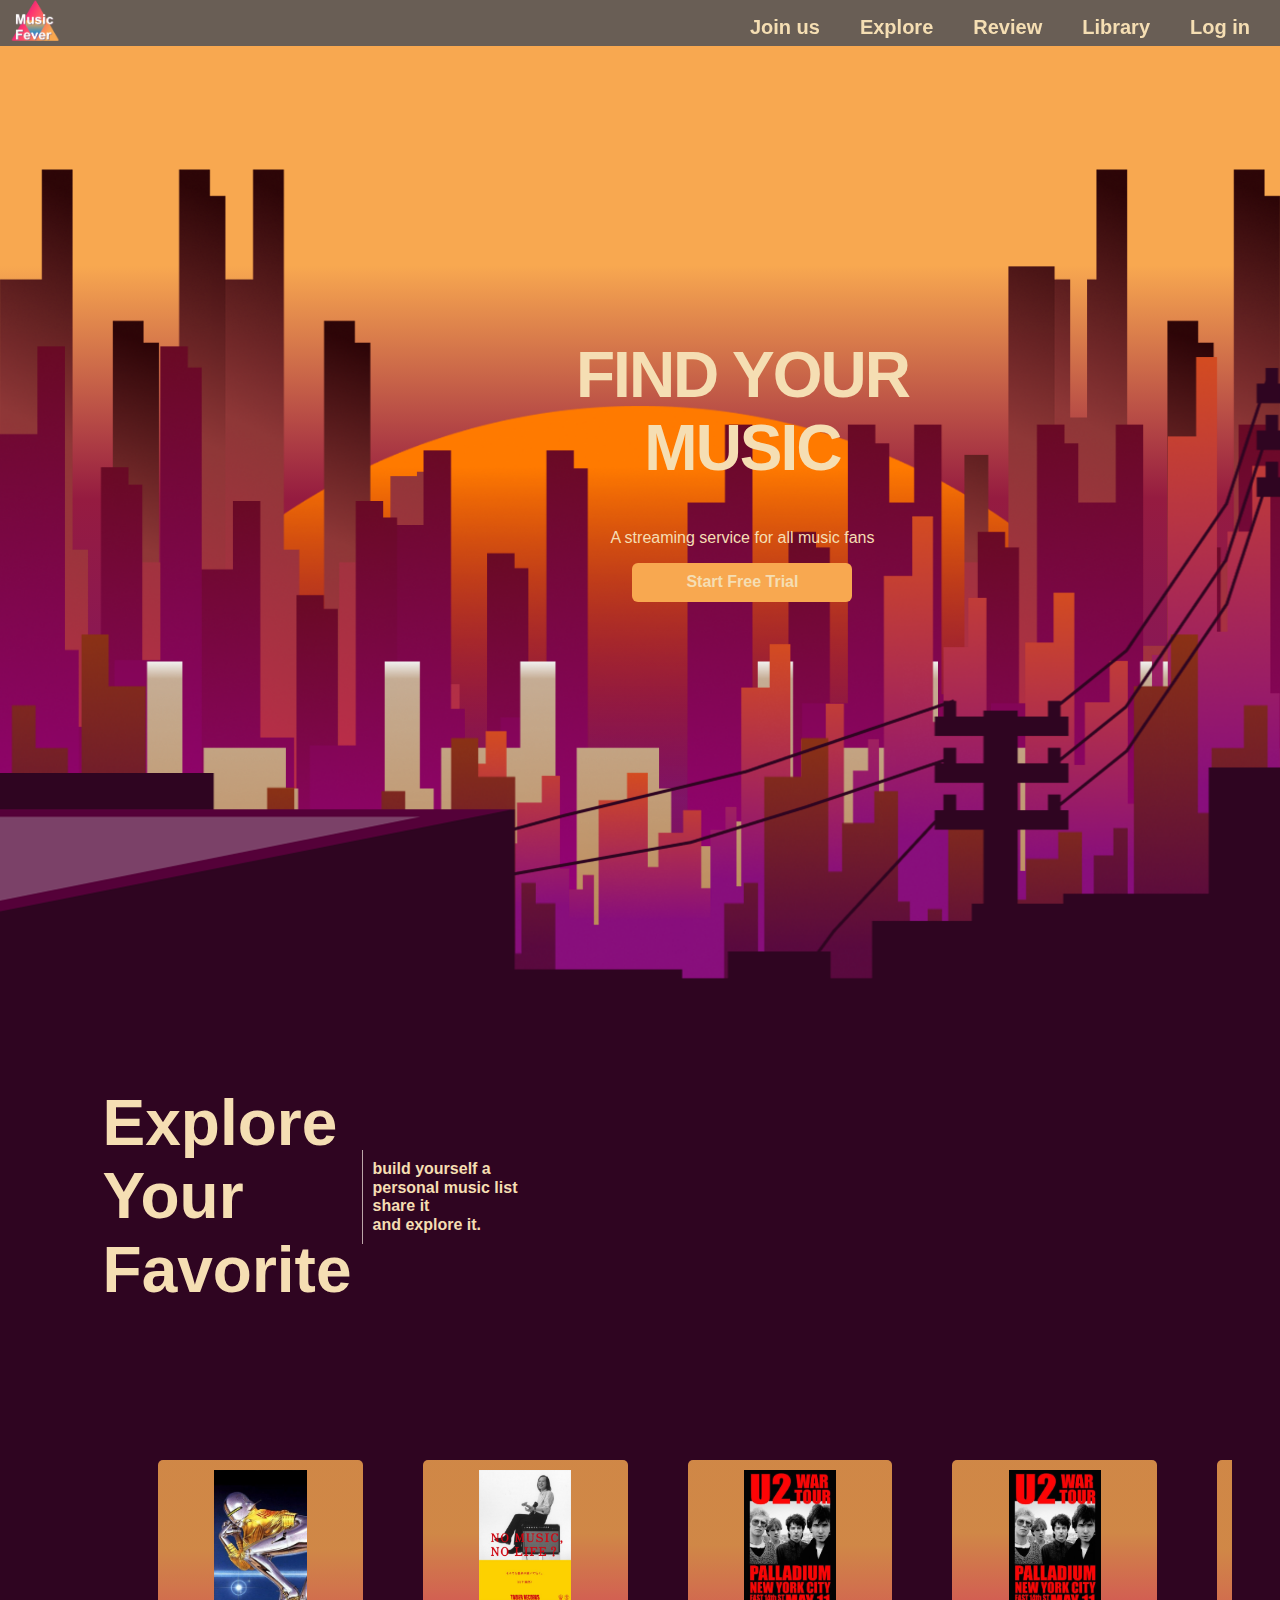
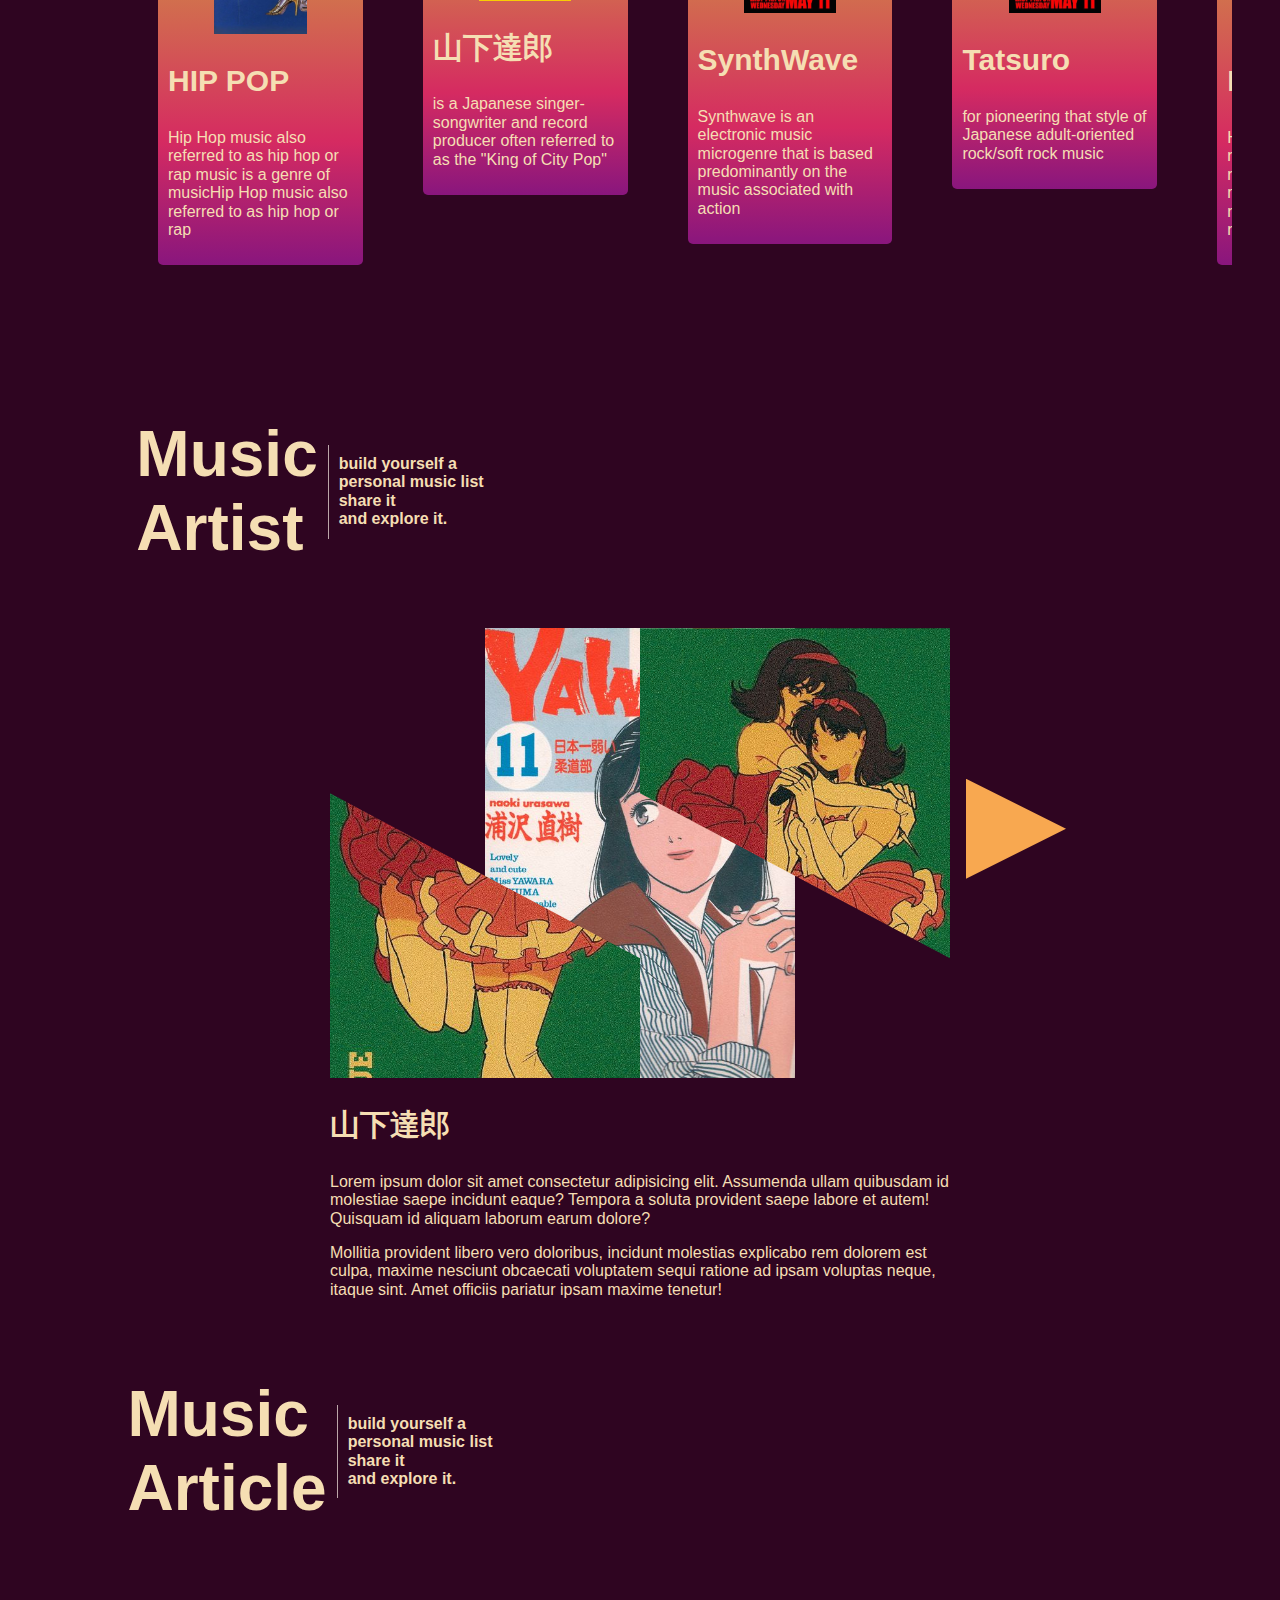
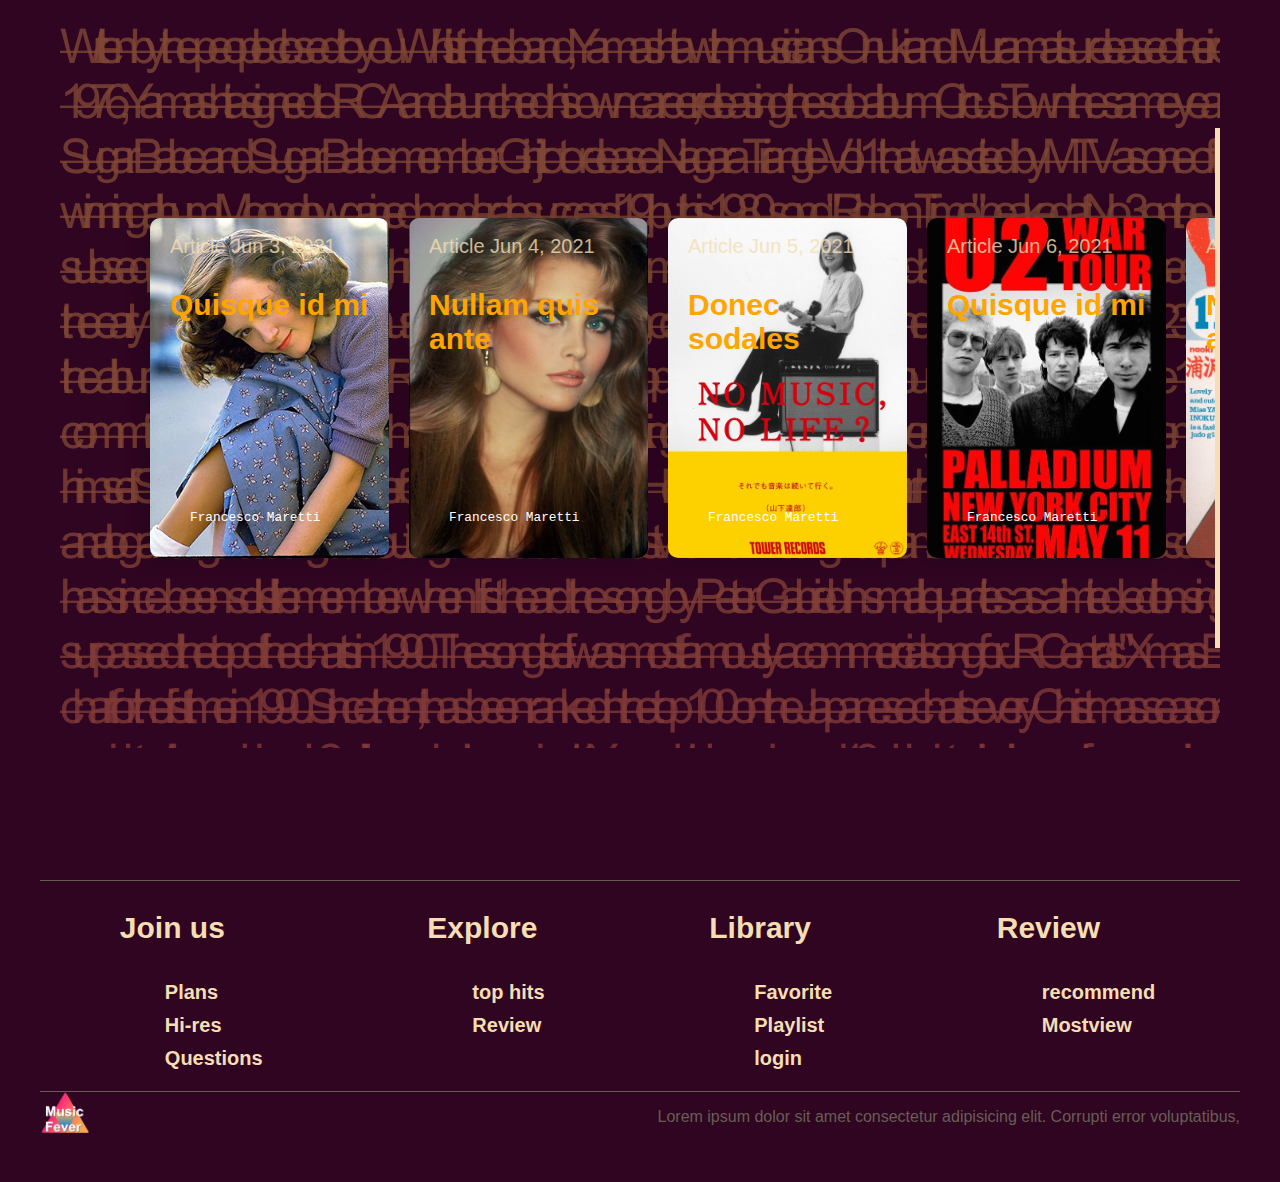
<file: index.html>
<!DOCTYPE html>
<html lang="en">
<head>
    <meta charset="UTF-8">
    <meta http-equiv="X-UA-Compatible" content="IE=edge">
    <meta name="viewport" content="width=device-width, initial-scale=1.0">
    <title>Music Fever Home</title>
    <script src="js/jquery-3.6.0.js"></script>
    <link rel="stylesheet" href="css/normalize.css">
    <link rel="stylesheet" href="css/All.css">
    <link rel="stylesheet" href="css/navfooter.css">
    <link rel="stylesheet" href="css/index.css">
    <script src="js/rwdmenu.js"></script>
    <script src="js/parallex.js"></script>
    <script src="js/artist.js"></script>
</head>
<body > 
    <header class="navbar">
        <div class="logo">
            <a href="index.html"><img src="pic/logo.png" alt=""></a>
        </div>
        <div class="hb" id="hb">
            <span></span>
            <span></span>
            <span></span>
        </div>
    </header>
    <nav class="navlist" id="navlist" value="close">
        <ul>
            <li><a href="Streaming.html">Join us</a> </li>
            <li> <a href="Explore.html">Explore</a> </li>
            <li><a href="review.html">Review</a></li>
            <li><a href="library.html">Library</a> </li> 
            <li><a href="">Log in</a> </li> 
        </ul>
    </nav> 
    <!-- ================================ -->
    <div class="para-container" > 
        <div class="parapic">           
            <div class="all" id="pic" data-speed="70"></div>
            <div class="all" id="pic1" data-speed="60"></div>
            <div class="all" id="pic2-2" data-speed="50"></div>
            <div class="all" id="pic2" data-speed="40"></div>
            <div class="all" id="pic2-1" data-speed="30"></div>
            <div class="all" id="pic3" data-speed="20"></div>
            <div class="all1" id="pic4" data-speed="1"></div>   
            <img id="bg" src="pic/citybg_rwd768.png" alt="City" >        
        </div>
        <div class="para-container-word">                      
            <h1>FIND YOUR<br>
                MUSIC</h1>
            <p>A streaming service for all music fans</p>                       
            <a href="Streaming.html"><div class="trial">Start Free Trial</div></a>
        </div>                
    </div>
    <!-- ======================== -->
<div class="empty">          
    <div class="section-title">
            <h1>Explore<br>
            Your<br>
            Favorite</h1>            
        <div class="section-title-word">
            <span>build yourself a <br>
            personal music list <br> 
            share it <br>
            and explore it.</span>
        </div>
    </div>
<!-- ========================== -->
    <section class="explore-content">        
        <div class="explore-container ">                    
            <div class="explore-items">
              <img src="pic/singer12.jpg">        
                <a href="Explore.html">
                <h3>HIP POP</h3>
                <p>Hip Hop music also referred to
                    as hip hop or rap
                    music is a genre of musicHip Hop music also referred to
                    as hip hop or rap</p>                    
                </a>
            </div>
        </div>
        <div class="explore-container">                  
            <div class="explore-items">                
                <img src="pic/singer11.jpg"> 
                <a href="Explore.html"> <h3>山下達郎</h3>
                <p>is a Japanese 
                    singer-songwriter and record
                    producer often referred to 
                    as the "King of City Pop"</p></a>
            </div>
        </div>
        <div class="explore-container">
                <div class="explore-items">
                    <img src="pic/singer15.jpg"> 
                <a href="Explore.html"> <h3>SynthWave</h3>
                <p>Synthwave is an electronic 
                    music microgenre that is based
                    predominantly on the music 
                    associated with action</p></a>
            </div>
        </div>
        <div class="explore-container">
                <div class="explore-items">
                    <img src="pic/singer15.jpg"> 
                <a href="Explore.html"><h3>Tatsuro</h3>
                <p>for pioneering that style of 
                    Japanese adult-oriented 
                    rock/soft rock music</p></a>
            </div>
        </div> 
        <div class="explore-container ">                    
            <div class="explore-items">
              <img src="pic/singer12.jpg">
                
                <a href="Explore.html">
                <h3>HIP POP</h3>
                <p>Hip Hop music also referred to
                    as hip hop or rap
                    music is a genre of musicHip Hop music also referred to
                    as hip hop or rap</p>                    
                </a>
            </div>
        </div>
        <div class="explore-container ">                    
            <div class="explore-items">
              <img src="pic/singer12.jpg">
                
                <a href="Explore.html">
                <h3>HIP POP</h3>
                <p>Hip Hop music also referred to
                    as hip hop or rap
                    music is a genre of musicHip Hop music also referred to
                    as hip hop or rap</p>                    
                </a>
            </div>
        </div>
    </section> 
    <!-- ================================== -->
    <div class="section-title">
        <h1>Music<br> Artist</h1>   
        <div class="section-title-word">
            <span>build yourself a <br>
            personal music list <br> 
            share it <br>
            and explore it.</span>
        </div> 
    </div>
    <div class="artist-content">
        <div class="artist-item">      
                <div class="artist-pic">
                      <img id="curartist" src="pic/singer7.jpg" data-img="1">
                      <img id="polypic" src="pic/singer8.jpg" alt="">
                      <img id="polypic-2" src="pic/singer8.jpg" alt="">
                </div>
                <div class="artist-word" style="display:inline-block">
                    <h3>山下達郎</h3>
                    <p>Lorem ipsum dolor sit amet consectetur adipisicing elit. Assumenda ullam quibusdam id molestiae saepe incidunt eaque? Tempora a soluta provident saepe labore et autem! Quisquam id aliquam laborum earum dolore?</p>
                    <p>Mollitia provident libero vero doloribus, incidunt molestias explicabo rem dolorem est culpa, maxime nesciunt obcaecati voluptatem sequi ratione ad ipsam voluptas neque, itaque sint. Amet officiis pariatur ipsam maxime tenetur!</p> 
                </div>   
                <div class="artist-word"  style="display:none">
                    <h3>U2</h3>
                    <p>Lorem ipsum dolor sit amet consectetur adipisicing elit. Assumenda ullam quibusdam id molestiae saepe incidunt eaque? Tempora a soluta provident saepe labore et autem! Quisquam id aliquam laborum earum dolore?</p>
                    <p>Mollitia provident libero vero doloribus, incidunt molestias explicabo rem dolorem est culpa, maxime nesciunt obcaecati voluptatem sequi ratione ad ipsam voluptas neque, itaque sint. Amet officiis pariatur ipsam maxime tenetur!</p> 
                </div> 
        </div>
        <button id="next">
            <div class="next-button"></div>
        </button>
    </div>
    <!-- ========================== -->
    <div class="section-title">
        <h1>Music<br> Article</h1>   
        <div class="section-title-word">
            <span>build yourself a <br>
            personal music list <br> 
            share it <br>
            and explore it.</span>
        </div> 
    </div>    
    <section class="review"> 
        <div class="review-container"> 
            <div class="main-container">      
                <div class="main-container_tab tabimg1">
                    <div class="main-container_tab_datetitle">
                        <div class="main-container_tab_date">
                            <span> Article Jun 3, 2021</span>
                        </div>
                        <h3 class="main-container_tab_title"><a href="review.html">Quisque id mi </a></h3>
                    </div>
                    <div class="main-container_tab_photoauthor"> 
                        <p class="main-container_tab_author">Francesco Maretti</p>
                    </div>
                </div>               
                <div class="main-container_tab tabimg2">
                    <div class="main-container_tab_datetitle">
                        <div class="main-container_tab_date">
                            <span>Article Jun 4, 2021</span>
                        </div>
                        <h3 class="main-container_tab_title"><a href="review.html">Nullam quis ante   </a></h3>
                    </div>
                    <div class="main-container_tab_photoauthor">
                        <p class="main-container_tab_author">Francesco Maretti</p>
                    </div>
                </div>               
                <div class="main-container_tab tabimg3">
                    <div class="main-container_tab_datetitle">
                        <div class="main-container_tab_date">
                            <span>Article Jun 5, 2021</span>
                        </div>
                        <h3 class="main-container_tab_title"><a href="review.html">Donec sodales</a></h3>
                    </div>
                    <div class="main-container_tab_photoauthor">
                        <p class="main-container_tab_author">Francesco Maretti</p>
                    </div>
                </div>              
                <div class="main-container_tab tabimg4">
                    <div class="main-container_tab_datetitle">
                        <div class="main-container_tab_date">
                            <span>Article Jun 6, 2021</span>
                        </div>
                        <h3 class="main-container_tab_title"> <a href="review.html">Quisque id mi</a></h3>
                    </div>
                    <div class="main-container_tab_photoauthor">
                        <p class="main-container_tab_author">Francesco Maretti</p>
                    </div>
                </div>                
                <div class="main-container_tab tabimg5">
                    <div class="main-container_tab_datetitle">
                        <div class="main-container_tab_date">
                            <span>Article Jun 7, 2021</span>
                        </div>
                        <h3 class="main-container_tab_title"><a href="review.html">Nullam quis ante</a></h3>
                    </div>
                    <div class="main-container_tab_photoauthor">
                        <p class="main-container_tab_author">Francesco Maretti</p>
                    </div>
                </div>               
                <div class="main-container_tab tabimg1">
                    <div class="main-container_tab_datetitle">
                        <div class="main-container_tab_date">
                            <span>Article Jun 8, 2021</span>
                        </div>
                        <h3 class="main-container_tab_title"><a href="review.html">Donec sodales</a></h3>
                    </div>
                    <div class="main-container_tab_photoauthor">
                        <p class="main-container_tab_author">Francesco Maretti</p>
                    </div>
                </div>
                
            </div>
        </div>
    </section> 
</div>   
<!-- ================================= -->
    <footer class="footer">
        <div class="footer-container">
            <div class="footer-item">
                <h3>Join us</h3>
                <ul>
                    <li><a href="Streaming.html">Plans</a></li>
                    <li><a href="Streaming.html">Hi-res</a></li>
                    <li><a href="Streaming.html">Questions</a></li>
                </ul>
            </div>
            <div class="footer-item">
                <h3>Explore</h3>
                <ul>
                    <li><a href="Explore.html">top hits</a></li>
                    <li><a href="Explore.html">Review</a></li>
                </ul>
            </div>
            <div class="footer-item">
                <h3>Library</h3>
                <ul>
                    <li><a href="library.html">Favorite</a></li>
                    <li><a href="library.html">Playlist</a></li>
                    <li><a href="library.html">login</a></li>
                </ul>
            </div>
            <div class="footer-item">   
                <h3>Review</h3>
                <ul>
                    <li><a href="review.html">recommend</a></li>
                    <li><a href="review.html">Mostview</a></li>
                </ul>
            </div>
        </div>
        <div class="footer-copyright">
            <div class="footer-logo">
                <img src="pic/logo.png" alt="">
            </div>
            <p style="color:#695e55">Lorem ipsum dolor sit amet consectetur adipisicing elit. Corrupti error voluptatibus, </p>
        </div>
    </footer>
</body>
</html>
</file>
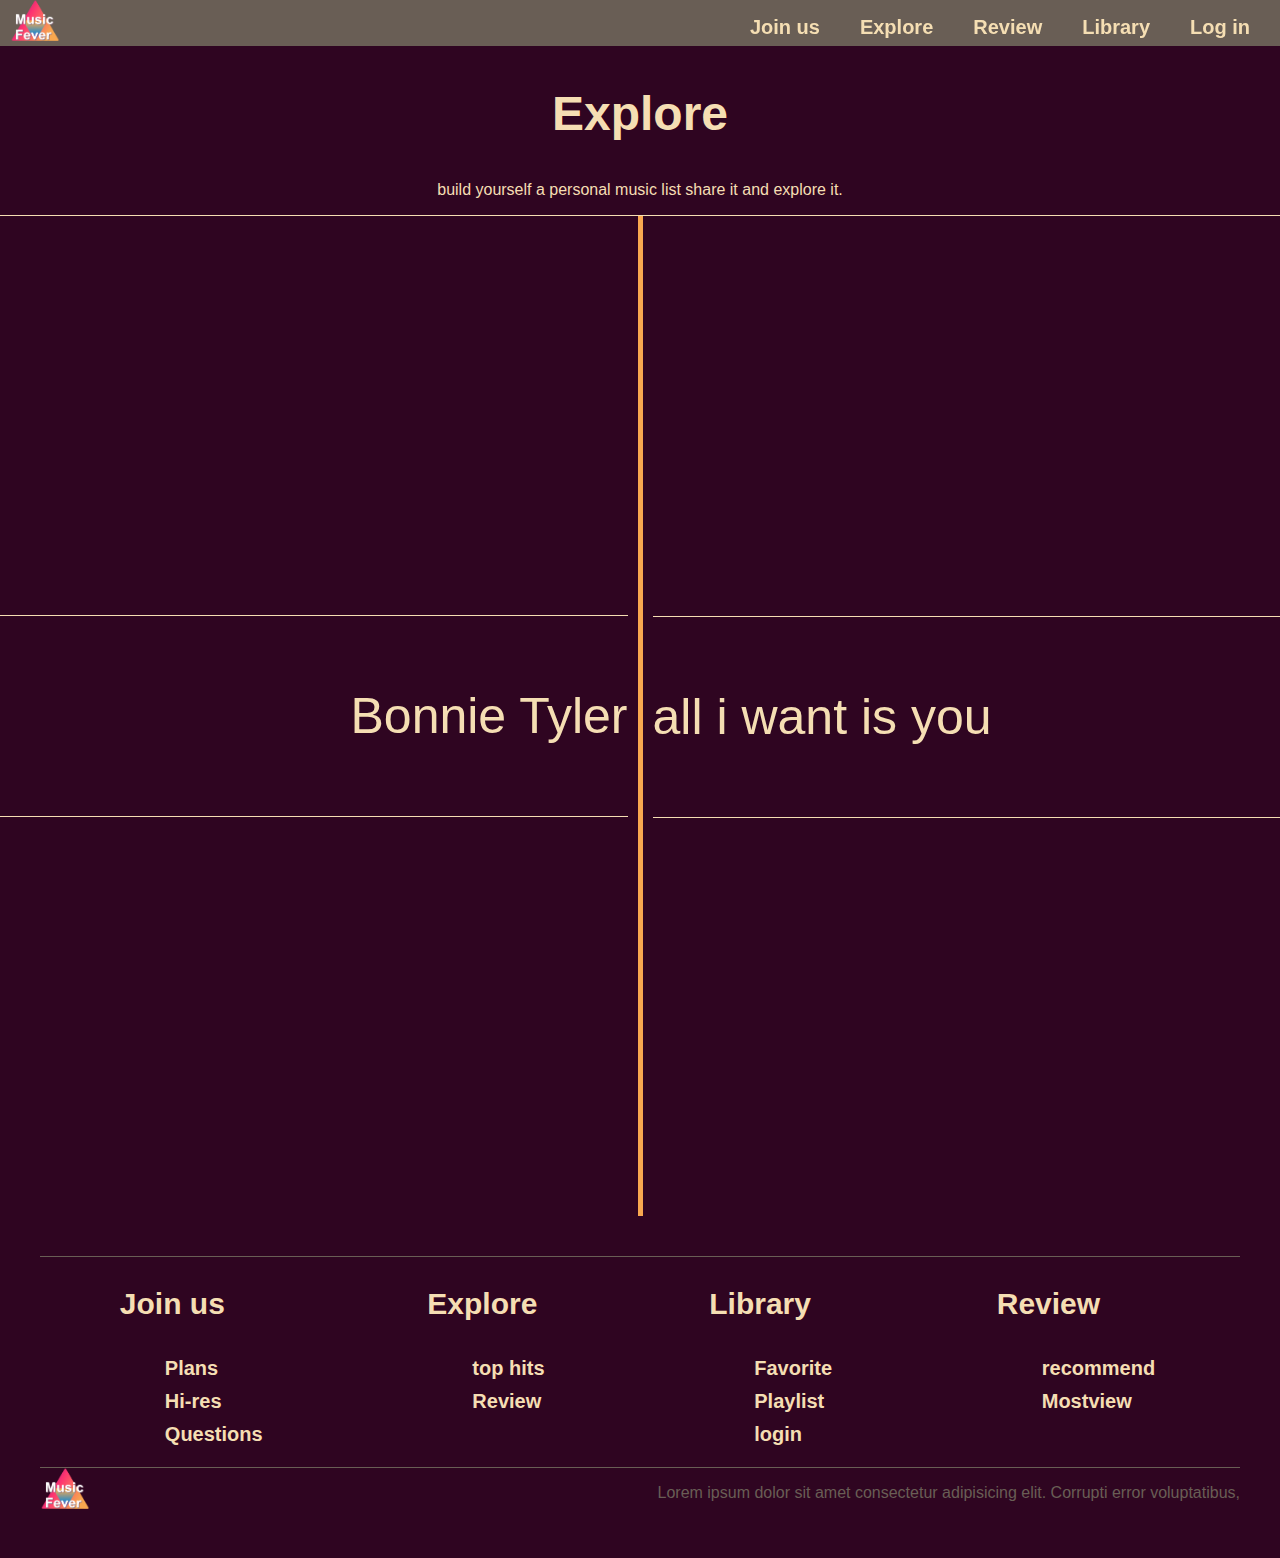
<file: Explore.html>
<!DOCTYPE html>
<html lang="en">
<head>
    <meta charset="UTF-8">
    <meta http-equiv="X-UA-Compatible" content="IE=edge">
    <meta name="viewport" content="width=device-width, initial-scale=1.0">
    <title>Music Fever explore</title>
    <script src="js/jquery-3.6.0.js"></script>
    <link rel="stylesheet" href="css/normalize.css">
    <link rel="stylesheet" href="css/All.css">
    <link rel="stylesheet" href="css/navfooter.css">
    <link rel="stylesheet" href="css/Explore.css">
    <script src="js/rwdmenu.js"></script>
    <script src="js/cursorExplore.js"></script>
</head>
<body>
    <div class="navbar">
        <div class="logo">
            <a href="index.html"><img src="pic/logo.png" alt=""></a>
        </div>
        <div class="hb" id="hb">
            <span></span>
            <span></span>
            <span></span>
        </div>
    </div>
    <nav class="navlist" id="navlist" value="close">
        <ul>
            <li><a href="Streaming.html">Join us</a> </li>
            <li> <a href="Explore.html">Explore</a> </li>
            <li><a href="review.html">Review</a></li>
            <li><a href="library.html">Library</a> </li> 
            <li><a href="">Log in</a> </li> 
        </ul>
    </nav>  
    <div class="Explore-title">
        <h2>Explore</h2>
        <p>build yourself a personal music list share it and explore it.</p>
    </div>
<!-- ===================hover鼠標=================== -->
    <div class="cursor" style="display:none"></div> 
<!-- ===================選歌==================== -->
    <div class="songChange">
        <div class="singer-container">
            <div class='mouseover hovertop' id="hovertop_1"></div>
            <div class="singergroup">
                <div class='singer' id="singer1">
                    <p><a href="Play.html">U2</a></p>
                </div>
                <div class='singer' id="singer2">
                    <p><a href="Play.html">Bonnie Tyler</a></p>
                </div>
                <div class='singer' id="singer3">
                    <p><a href="Play.html">Prince</a></p>
                </div>
                <div class='singer' id="singer4">
                    <p><a href="Play.html">Low Roar</a></p>
                </div>
            </div>
            <div class="mouseover hoverbottom" id="hoverbottom_1"></div>
        </div>
        <div class="line"></div>
        <div class="song-container">
            <div class="mouseover hovertop" id="hovertop_2"></div>
            <div class="songgroup">
                <div class='song' id="song1">
                    <p><a href="Play.html">beatiful day</a> </p>
                </div>
                <div class='song' id="song2">
                    <p><a href="Play.html">all i want is you</a></p>
                </div>
                <div class='song' id="song3">
                    <p><a href="Play.html">with or without you</a></p>
                </div>
                <div class='song' id="song4">
                    <p><a href="Play.html">One</a></p>
                </div>
            </div>
            <div class="mouseover hoverbottom" id="hoverbottom_2"></div>
        </div>
    </div>
<!-- ================================================== -->
    <div class="song-rwd">
        <div class="song-container song-container-color1">
            <div class="song-item">
                <a href="Play.html"><img src="./pic/album01.jpg" alt=""></a>
                <h3>Prince</h3>
                <p>purplae rain</p>
            </div>
        </div>
        <div class="song-container song-container-color2">
            <div class="song-item">
                <a href="Play.html"><img src="./pic/album6.jpg" alt=""></a>
                <h3>Prince</h3>
                <p>purplae rain</p>
            </div>
        </div>
        <div class="song-container song-container-color3">
            <div class="song-item">
                <a href="Play.html"><img src="./pic/album02.jpg" alt=""></a>
                <h3>Prince</h3>
                <p>purplae rain</p>
            </div>
        </div>
        <div class="song-container song-container-color4">
            <div class="song-item">
                <a href="Play.html"><img src="./pic/album6.jpg" alt=""></a>
                <h3>Prince</h3>
                <p>purplae rain</p>
            </div>
        </div>
    </div>
<!-- ============================================= -->
<footer class="footer">
    <div class="footer-container">
        <div class="footer-item">
            <h3>Join us</h3>
            <ul>
                <li><a href="Streaming.html">Plans</a></li>
                <li><a href="Streaming.html">Hi-res</a></li>
                <li><a href="Streaming.html">Questions</a></li>
            </ul>
        </div>
        <div class="footer-item">
            <h3>Explore</h3>
            <ul>
                <li><a href="Explore.html">top hits</a></li>
                <li><a href="Explore.html">Review</a></li>
            </ul>
        </div>
        <div class="footer-item">
            <h3>Library</h3>
            <ul>
                <li><a href="library.html">Favorite</a></li>
                <li><a href="library.html">Playlist</a></li>
                <li><a href="library.html">login</a></li>
            </ul>
        </div>
        <div class="footer-item">   
            <h3>Review</h3>
            <ul>
                <li><a href="review.html">recommend</a></li>
                <li><a href="review.html">Mostview</a></li>
            </ul>
        </div>
    </div>
    <div class="footer-copyright">
        <div class="footer-logo">
            <img src="pic/logo.png" alt="">
        </div>
        <p style="color:#695e55">Lorem ipsum dolor sit amet consectetur adipisicing elit. Corrupti error voluptatibus, </p>
    </div>
</footer>
</body>
</html>
</file>
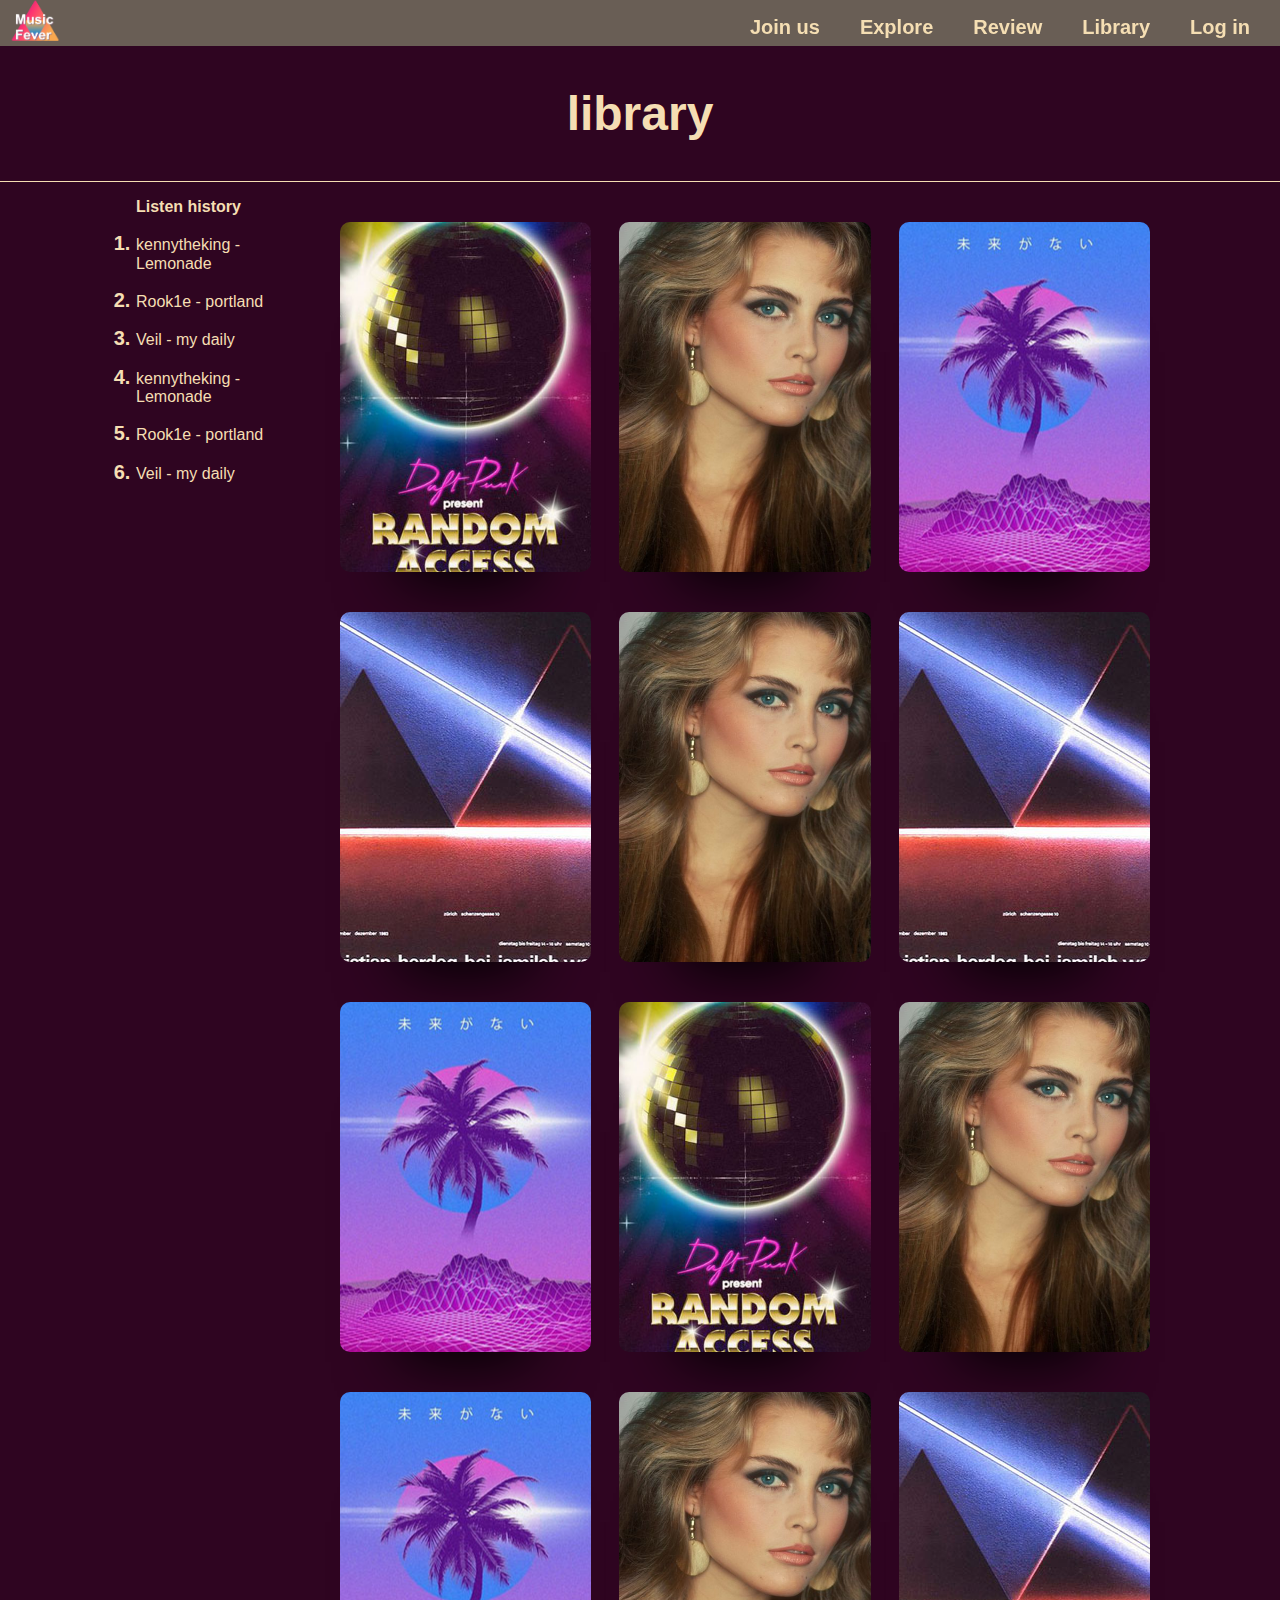
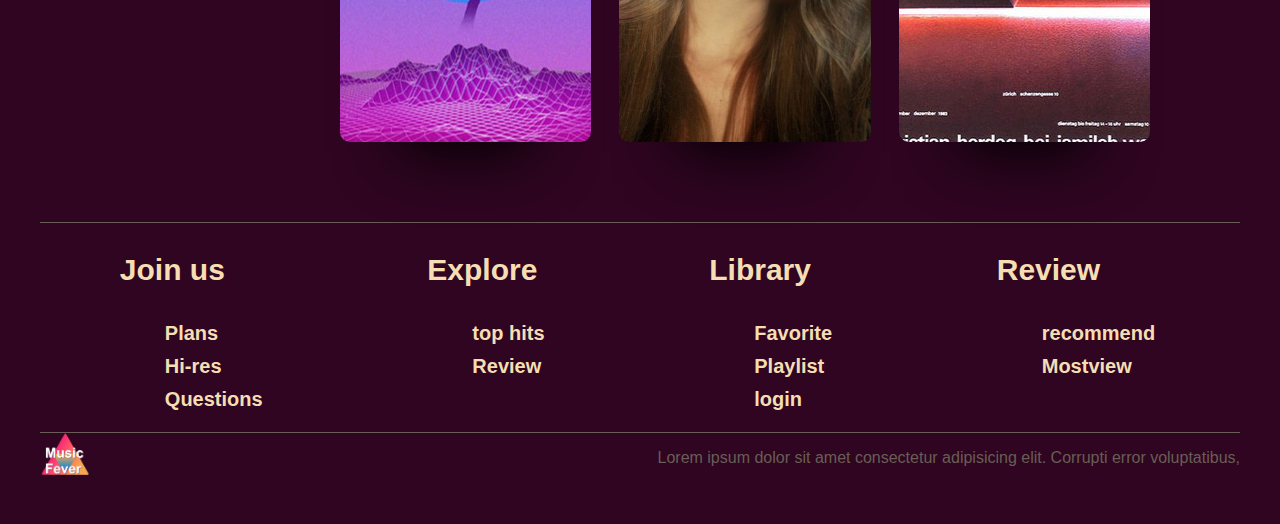
<file: library.html>
<!DOCTYPE html>
<html lang="en">
<head>
    <meta charset="UTF-8">
    <meta http-equiv="X-UA-Compatible" content="IE=edge">
    <meta name="viewport" content="width=device-width, initial-scale=1.0">
    <title>Music Fever Library</title>
    <script src="js/jquery-3.6.0.js"></script>
    <link rel="stylesheet" href="css/normalize.css">
    <link rel="stylesheet" href="css/All.css">
    <link rel="stylesheet" href="css/navfooter.css">
    <link rel="stylesheet" href="css/library.css">
    <script src="js/rwdmenu.js"></script>
</head>
<body> 
    <div class="navbar">
        <div class="logo">
            <a href="index.html"><img src="pic/logo.png" alt=""></a>
        </div>
        <div class="hb" id="hb">
            <span></span>
            <span></span>
            <span></span>
        </div>
    </div>
    <nav class="navlist" id="navlist" value="close">
        <ul>
            <li><a href="Streaming.html">Join us</a> </li>
            <li> <a href="Explore.html">Explore</a> </li>
            <li><a href="review.html">Review</a></li>
            <li><a href="library.html">Library</a> </li> 
            <li><a href="">Log in</a> </li> 
        </ul>
    </nav>  
    <!-- ============================ -->
    <div class="library-title">
        <h2>library</h2>
    </div>
    <div class="library">
    <div class="library-menu">
        <ol>
            <p><b>Listen history</b></p>          
            <li>
                <p>kennytheking - Lemonade</p>
            </li>
            <li>
                <p>Rook1e - portland</p>
            </li>
            <li>
                <p>Veil - my daily</p>
            </li>
            <li>
                <p>kennytheking - Lemonade</p>
            </li>
            <li>
                <p>Rook1e - portland</p>
            </li>
            <li>
                <p>Veil - my daily</p>
            </li>
        </ol>
    </div>
    <div class="library-music">
        <div class="music-item">            
                <div class="music-info">
                    <h2><a href="Play.html">kennyting</a></h2>
                    <a href="Play.html"> <div class="playbutton"></div></a>
                    <div class="music-info-song">
                        <span><a href="Play.html">portland</a></span>
                    </div>
                </div>            
            <div class="music-card card0"></div> 
        </div>
        <div class="music-item">
            
            <div class="music-info">
                <h2><a href="Play.html">Rook1e</a></h2>
                <a href="Play.html"> <div class="playbutton"></div></a>
                <div class="music-info-song">
                    <span><a href="Play.html">portland</a></span>
                </div>
            </div>    
            <div class="music-card card1">         
            </div> 
        </div>
        <div class="music-item">
            <div class="music-info">
                <h2><a href="Play.html">Veil</a></h2>
                <a href="Play.html"> <div class="playbutton"></div></a>
                <div class="music-info-song">
                    <span><a href="Play.html">portland</a></span>
                </div>
            </div>    
            <div class="music-card card2">         
            </div> 
        </div>
        <div class="music-item">
            <div class="music-info">
                <h2><a href="Play.html">keking</a></h2>
                <a href="Play.html"> <div class="playbutton"></div></a>
                <div class="music-info-song">
                    <span><a href="Play.html">portland</a></span>
                </div>
            </div>    
            <div class="music-card card3">         
            </div> 
        </div>
        <div class="music-item">
            <div class="music-info">
                <h2><a href="Play.html">Rook1e</a></h2>
                <a href="Play.html"> <div class="playbutton"></div></a>
                <div class="music-info-song">
                    <span><a href="Play.html">portland</a></span>
                </div>
            </div>                 
            <div class="music-card card1">         
            </div> 
        </div>
        <div class="music-item">
            <div class="music-info">
                <h2><a href="Play.html">Veil</a></h2>
                <a href="Play.html"> <div class="playbutton"></div></a>
                <div class="music-info-song">
                    <span><a href="Play.html">portland</a></span>
                </div>
            </div>    
            <div class="music-card card3">         
            </div> 
        </div>
        <div class="music-item">
            <div class="music-info">
                <h2><a href="Play.html">kennyking</a></h2>
                <a href="Play.html"> <div class="playbutton"></div></a>
                <div class="music-info-song">
                    <span><a href="Play.html">portland</a></span>
                </div>
            </div>    
            <div class="music-card card2">         
            </div> 
        </div>
        <div class="music-item">
            <div class="music-info">
                <h2><a href="Play.html">Rook1e</a></h2>
                <a href="Play.html"> <div class="playbutton"></div></a>
                <div class="music-info-song">
                    <span><a href="Play.html">portland</a></span>
                </div>
            </div>    
            <div class="music-card card0">         
            </div> 
        </div>
        <div class="music-item">
            <div class="music-info">
                <h2><a href="Play.html">>Veil</a></h2>
                <a href="Play.html"> <div class="playbutton"></div></a>
                <div class="music-info-song">
                    <span><a href="Play.html">portland</a></span>
                </div>
            </div>    
            <div class="music-card card1">         
            </div> 
        </div>
        <div class="music-item">
            <div class="music-info">
                <h2><a href="Play.html">keneking</a></h2>
                <a href="Play.html"> <div class="playbutton"></div></a>
                <div class="music-info-song">
                    <span><a href="Play.html">portland</a></span>
                </div>
            </div>    
            <div class="music-card card2">         
            </div> 
        </div>
        <div class="music-item">
            <div class="music-info">
                <h2><a href="Play.html">Veil</a></h2>
                <a href="Play.html"> <div class="playbutton"></div></a>
                <div class="music-info-song">
                    <span><a href="Play.html">portland</a></span>
                </div>
            </div>    
            <div class="music-card card1">         
            </div> 
        </div>
        <div class="music-item">
            <div class="music-info">
                <h2><a href="Play.html">Rook1e</a></h2>
                <a href="Play.html"> <div class="playbutton"></div></a>
                <div class="music-info-song">
                    <span><a href="Play.html">portland</a></span>
                </div>
            </div>    
            <div class="music-card card3">         
            </div> 
        </div>
    </div>
</div>
    <!-- ====================================== -->
    <footer class="footer">
        <div class="footer-container">
            <div class="footer-item">
                <h3>Join us</h3>
                <ul>
                    <li><a href="Streaming.html">Plans</a></li>
                    <li><a href="Streaming.html">Hi-res</a></li>
                    <li><a href="Streaming.html">Questions</a></li>
                </ul>
            </div>
            <div class="footer-item">
                <h3>Explore</h3>
                <ul>
                    <li><a href="Explore.html">top hits</a></li>
                    <li><a href="Explore.html">Review</a></li>
                </ul>
            </div>
            <div class="footer-item">
                <h3>Library</h3>
                <ul>
                    <li><a href="library.html">Favorite</a></li>
                    <li><a href="library.html">Playlist</a></li>
                    <li><a href="library.html">login</a></li>
                </ul>
            </div>
            <div class="footer-item">   
                <h3>Review</h3>
                <ul>
                    <li><a href="review.html">recommend</a></li>
                    <li><a href="review.html">Mostview</a></li>
                </ul>
            </div>
        </div>
        <div class="footer-copyright">
            <div class="footer-logo">
                <img src="pic/logo.png" alt="">
            </div>
            <p style="color:#695e55">Lorem ipsum dolor sit amet consectetur adipisicing elit. Corrupti error voluptatibus, </p>
        </div>
    </footer>
</body>
</html>
</file>
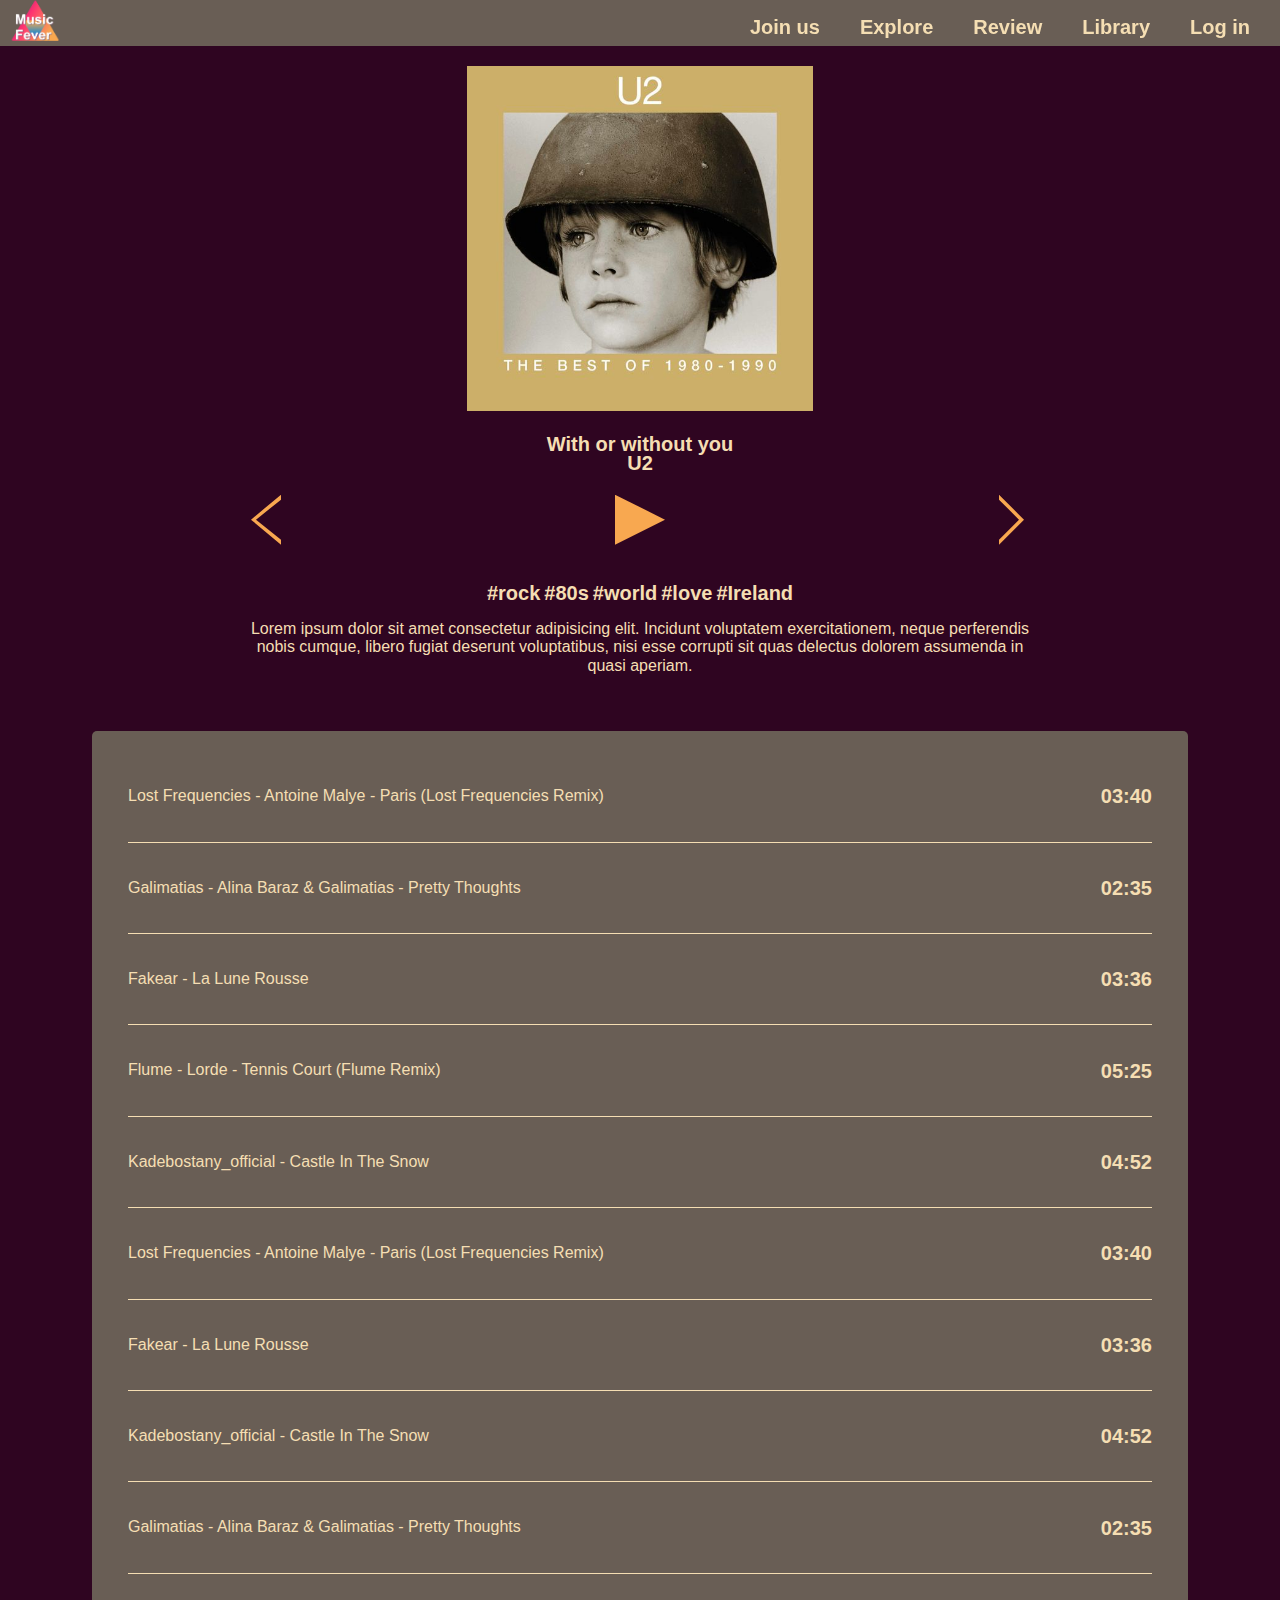
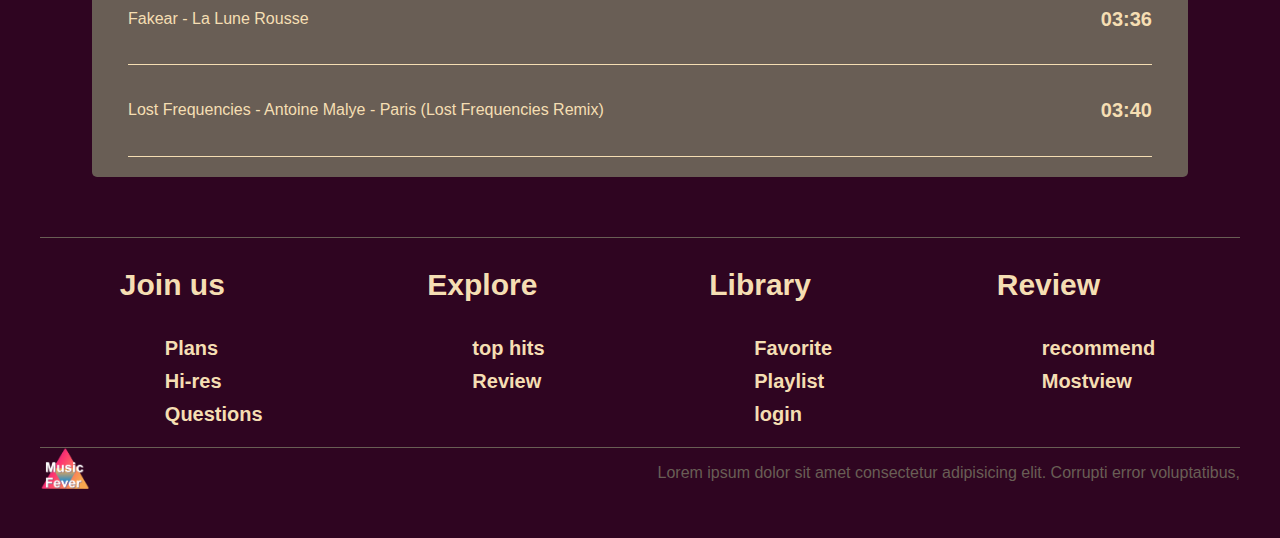
<file: Play.html>
<!DOCTYPE html>
<html lang="en">
<head>
    <meta charset="UTF-8">
    <meta http-equiv="X-UA-Compatible" content="IE=edge">
    <meta name="viewport" content="width=device-width, initial-scale=1.0">
    <title>Music Fever Play</title>
    <script src="js/jquery-3.6.0.js"></script>
    <link rel="stylesheet" href="css/normalize.css">
    <link rel="stylesheet" href="css/All.css">
    <link rel="stylesheet" href="css/navfooter.css">
    <link rel="stylesheet" href="css/Play.css"> 
    <script src="js/rwdmenu.js"></script>
</head>
<body>
    <div class="navbar">
        <div class="logo">
            <a href="index.html"><img src="pic/logo.png" alt=""></a>
        </div>
        <div class="hb" id="hb">
            <span></span>
            <span></span>
            <span></span>
        </div> 
    </div>
    <nav class="navlist" id="navlist" value="close">
        <ul>
            <li><a href="Streaming.html">Join us</a> </li>
            <li> <a href="Explore.html">Explore</a> </li>
            <li><a href="review.html">Review</a></li>
            <li><a href="library.html">Library</a> </li> 
            <li><a href="#">Log in</a> </li> 
        </ul>
    </nav>  
      <!--===============================================  -->
    <div class="music-container">
        <div class="music">
            <div class="play">
                <img src="pic/album00.jpg">
            </div> 
            <div class="playsong">
                <span>With or without you</span><br>
                <span>U2</span>
            </div>           
            <div class="playbar">
                <div class="play-prev"></div>
                <div class="playbutton "></div>
                <div class="play-next "></div>
            </div>
        </div>
        <div class="musiccontent">           
                <span>#rock</span>
                <span>#80s</span>
                <span>#world</span>
                <span>#love</span>
                <span>#Ireland</span>
                <p>Lorem ipsum dolor sit amet consectetur adipisicing elit. Incidunt voluptatem exercitationem, neque perferendis nobis cumque, libero fugiat deserunt voluptatibus, nisi esse corrupti sit quas delectus dolorem assumenda in quasi aperiam.</p>
        </div>
    </div>        
    <div class="playlist"> 
        <ol>                 
            <li>
                <p>Lost Frequencies - Antoine Malye - Paris (Lost Frequencies Remix)</p>
                <span>03:40</span> 
            </li>
            <li>
                <p>Galimatias - Alina Baraz & Galimatias - Pretty Thoughts</p>
                <span>02:35</span> 
            </li>
            <li>
                <p>Fakear - La Lune Rousse</p>
                <span>03:36</span> 
            </li>
            <li>
                <p>Flume - Lorde - Tennis Court (Flume Remix)</p>
                <span>05:25</span> 
            </li>
            <li>
                <p>Kadebostany_official - Castle In The Snow</p>
                <span>04:52</span> 
            </li>
            <li>
                <p>Lost Frequencies - Antoine Malye - Paris (Lost Frequencies Remix)</p>
                <span>03:40</span> 
            </li>
            <li>
                <p>Fakear - La Lune Rousse</p>
                <span>03:36</span> 
            </li>
            <li>
                <p>Kadebostany_official - Castle In The Snow</p>
                <span>04:52</span>  
            </li>
            <li>
                <p>Galimatias - Alina Baraz & Galimatias - Pretty Thoughts</p>
                <span>02:35</span>
            </li>
            <li>
                <p>Fakear - La Lune Rousse</p>
                <span>03:36</span> 
            </li>
            <li>
                <p>Lost Frequencies - Antoine Malye - Paris (Lost Frequencies Remix)</p>
                <span>03:40</span>
            </li>
        </ol>    
    </div>
  <!-- ================================================== -->
<footer class="footer">
    <div class="footer-container">
        <div class="footer-item">
            <h3>Join us</h3>
            <ul>
                <li><a href="Streaming.html">Plans</a></li>
                <li><a href="Streaming.html">Hi-res</a></li>
                <li><a href="Streaming.html">Questions</a></li>
            </ul>
        </div>
        <div class="footer-item">
            <h3>Explore</h3>
            <ul>
                <li><a href="Explore.html">top hits</a></li>
                <li><a href="Explore.html">Review</a></li>
            </ul>
        </div>
        <div class="footer-item">
            <h3>Library</h3>
            <ul>
                <li><a href="library.html">Favorite</a></li>
                <li><a href="library.html">Playlist</a></li>
                <li><a href="library.html">login</a></li>
            </ul>
        </div>
        <div class="footer-item">   
            <h3>Review</h3>
            <ul>
                <li><a href="review.html">recommend</a></li>
                <li><a href="review.html">Mostview</a></li>
            </ul>
        </div>
    </div>
    <div class="footer-copyright">
        <div class="footer-logo">
            <img src="pic/logo.png" alt="">
        </div>
        <p style="color:#695e55">Lorem ipsum dolor sit amet consectetur adipisicing elit. Corrupti error voluptatibus, </p>
    </div>
</footer>

   
</body>
</html>
</file>
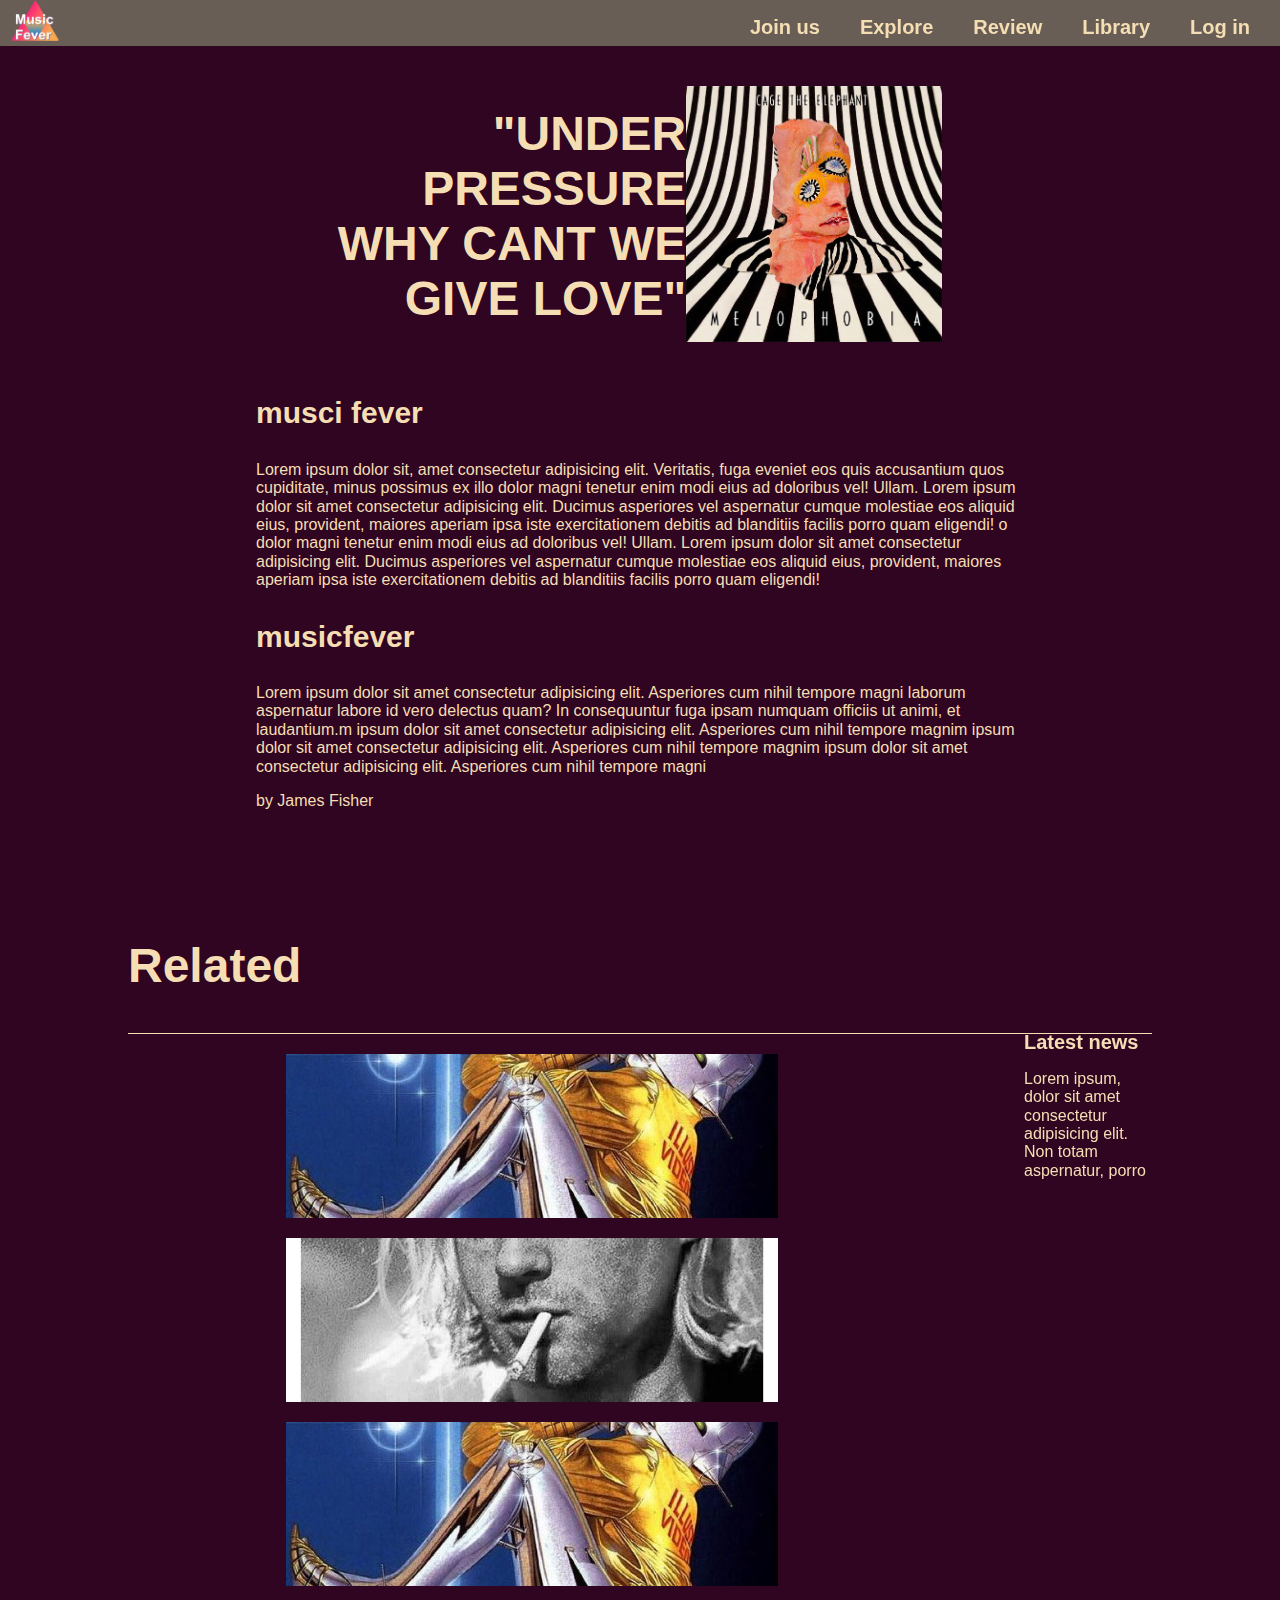
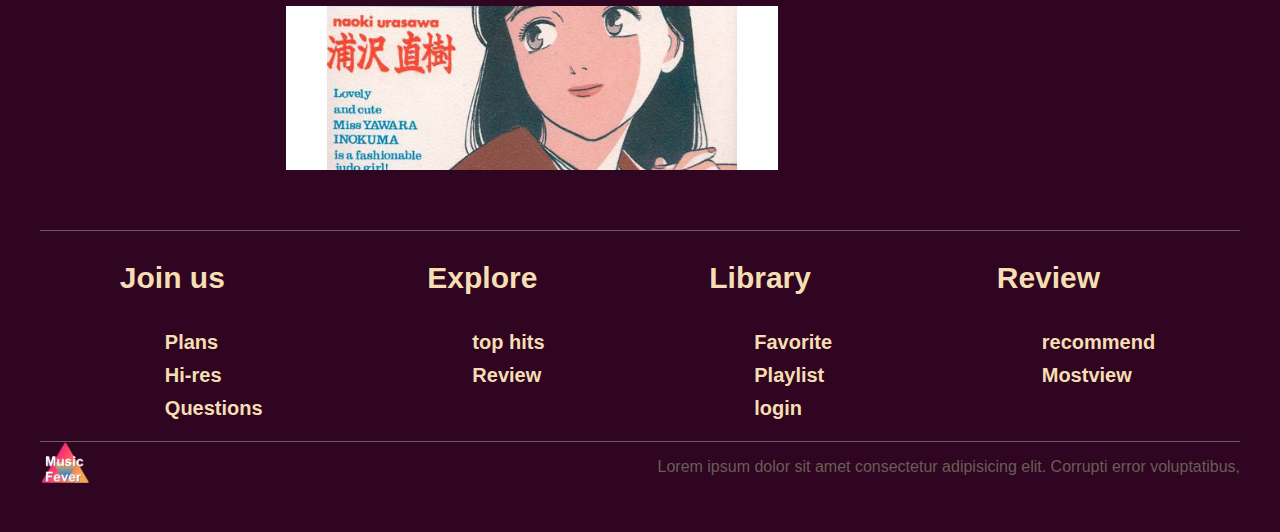
<file: review.html>
<!DOCTYPE html>
<html lang="en">
<head>
    <meta charset="UTF-8">
    <meta http-equiv="X-UA-Compatible" content="IE=edge">
    <meta name="viewport" content="width=device-width, initial-scale=1.0">
    <title>Music Fever review</title>
    <script src="js/jquery-3.6.0.js"></script>
    <link rel="stylesheet" href="css/normalize.css">
    <link rel="stylesheet" href="css/All.css">
    <link rel="stylesheet" href="css/navfooter.css">
    <link rel="stylesheet" href="css/review.css">
    <script src="js/rwdmenu.js"></script>
</head>
<body>
    <div class="navbar">
        <div class="logo">
            <a href="index.html"><img src="pic/logo.png" alt=""></a>
        </div>
        <div class="hb" id="hb">
            <span></span>
            <span></span> 
            <span></span>
        </div>
    </div>
    <nav class="navlist" id="navlist" value="close">
        <ul>
            <li><a href="Streaming.html">Join us</a> </li>
            <li> <a href="Explore.html">Explore</a> </li>
            <li><a href="review.html">Review</a></li>
            <li><a href="library.html">Library</a> </li> 
            <li><a href="">Log in</a> </li> 
        </ul>
    </nav>   
<!-- ======================================== -->
    
    <div class="artical">
        <h2>"UNDER <br> 
            PRESSURE<br> 
            WHY CANT WE<br> 
            GIVE LOVE"
        </h2>
        <div class="artical-pic">
            <img src="pic/ALBUM09.jpg">
        </div>
    </div>
    <div class="artical-word">  
            <section>
                <h3>musci fever</h3>
                <p>Lorem ipsum dolor sit, amet consectetur adipisicing elit. Veritatis, fuga eveniet eos quis accusantium quos cupiditate, minus possimus ex illo dolor magni tenetur enim modi eius ad doloribus vel! Ullam. Lorem ipsum dolor sit amet consectetur adipisicing elit. Ducimus asperiores vel aspernatur cumque molestiae eos aliquid eius, provident, maiores aperiam ipsa iste exercitationem debitis ad blanditiis facilis porro quam eligendi!
                o dolor magni tenetur enim modi eius ad doloribus vel! Ullam. Lorem ipsum dolor sit amet consectetur adipisicing elit. Ducimus asperiores vel aspernatur cumque molestiae eos aliquid eius, provident, maiores aperiam ipsa iste exercitationem debitis ad blanditiis facilis porro quam eligendi!
                </p>
            </section>
            <section>
                <h3>musicfever</h3>
                <p>Lorem ipsum dolor sit amet consectetur adipisicing elit. Asperiores cum nihil tempore magni laborum aspernatur labore id vero delectus quam? In consequuntur fuga ipsam numquam officiis ut animi, et laudantium.m ipsum dolor sit amet consectetur adipisicing elit. Asperiores cum nihil tempore magnim ipsum dolor sit amet consectetur adipisicing elit. Asperiores cum nihil tempore magnim ipsum dolor sit amet consectetur adipisicing elit. Asperiores cum nihil tempore magni</p>
            </section>
            <div class="author">
                <p>by James Fisher</p>
            </div>
    </div>
<!-- ============================================ -->
    <div class="relatedtitle">
        <h2>Related</h2> 
    </div>
    <div class="related">        
        <div class="card"> 
            <ul>
                <li>                   
                    <div class="item">                       
                        <div class="hover">
                            <h3>Bluesound</h3>
                            <p>Through BluOS, enjoy TIDAL's high-fidelity sound quality and expertly curated editorial, wirelessly in every room of your home. </p>
                        </div>
                        <img src="pic/reviewpic3.jpg">
                    </div>
                </li>
                <li>                   
                    <div class="item">
                        <div class="hover">
                            <h3>We play well with others</h3>
                            <p>Our partner integrations are exclusively with companies that share the same goal of offering the best-available sound quality.</p>
                        </div>
                        <img src="pic/reviewpic2.jpg">
                    </div>
                </li>
                <li>                   
                    <div class="item">
                        <div class="hover">
                            <h3>Bluesound</h3>
                            <p>Through BluOS, enjoy TIDAL's high-fidelity sound quality and expertly curated editorial, wirelessly in every room of your home. </p>
                        </div>
                        <img src="pic/reviewpic3.jpg">
                    </div>
                </li>
                <li>                   
                    <div class="item">
                        <div class="hover">
                            <h3>We play well with others</h3>
                            <p>Our partner integrations are exclusively with companies that share the same goal of offering the best-available sound quality.</p>
                        </div>
                        <img src="pic/reviewpic1.jpg">
                    </div>
                </li>
            </ul>   
        </div>
        <div class="menu">
            <div class="menuitems">
                <span>Latest news</span>
                <p>Lorem ipsum, dolor sit amet consectetur adipisicing elit. Non totam aspernatur, porro </p>
            </div>
        </div>
    </div>
<!-- ============================================= -->
    <footer class="footer">
        <div class="footer-container">
            <div class="footer-item">
                <h3>Join us</h3>
                <ul>
                    <li><a href="Streaming.html">Plans</a></li>
                    <li><a href="Streaming.html">Hi-res</a></li>
                    <li><a href="Streaming.html">Questions</a></li>
                </ul>
            </div>
            <div class="footer-item">
                <h3>Explore</h3>
                <ul>
                    <li><a href="Explore.html">top hits</a></li>
                    <li><a href="Explore.html">Review</a></li>
                </ul>
            </div>
            <div class="footer-item">
                <h3>Library</h3>
                <ul>
                    <li><a href="library.html">Favorite</a></li>
                    <li><a href="library.html">Playlist</a></li>
                    <li><a href="library.html">login</a></li>
                </ul>
            </div>
            <div class="footer-item">   
                <h3>Review</h3>
                <ul>
                    <li><a href="review.html">recommend</a></li>
                    <li><a href="review.html">Mostview</a></li>
                </ul>
            </div>
        </div>
        <div class="footer-copyright">
            <div class="footer-logo">
                <img src="pic/logo.png" alt="">
            </div>
            <p style="color:#695e55">Lorem ipsum dolor sit amet consectetur adipisicing elit. Corrupti error voluptatibus, </p>
        </div>
    </footer>
</body>
</html>
</file>
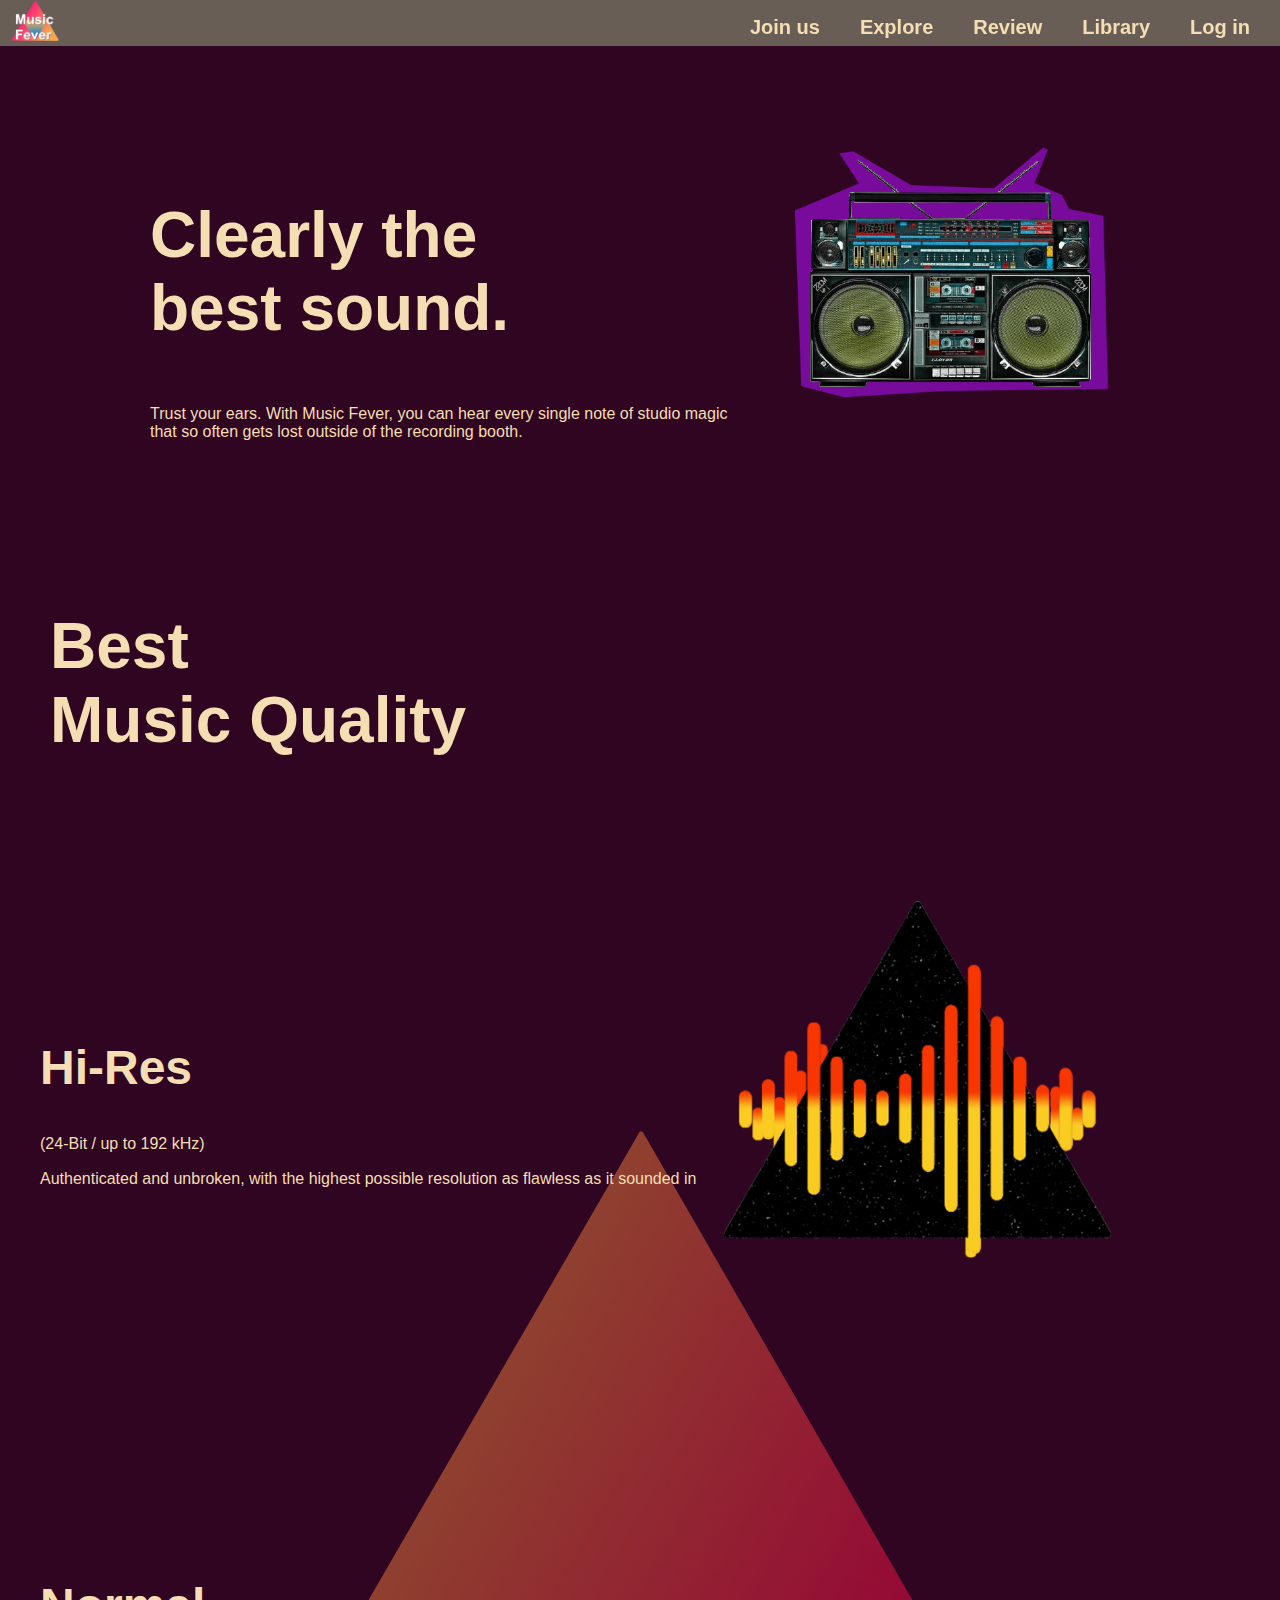
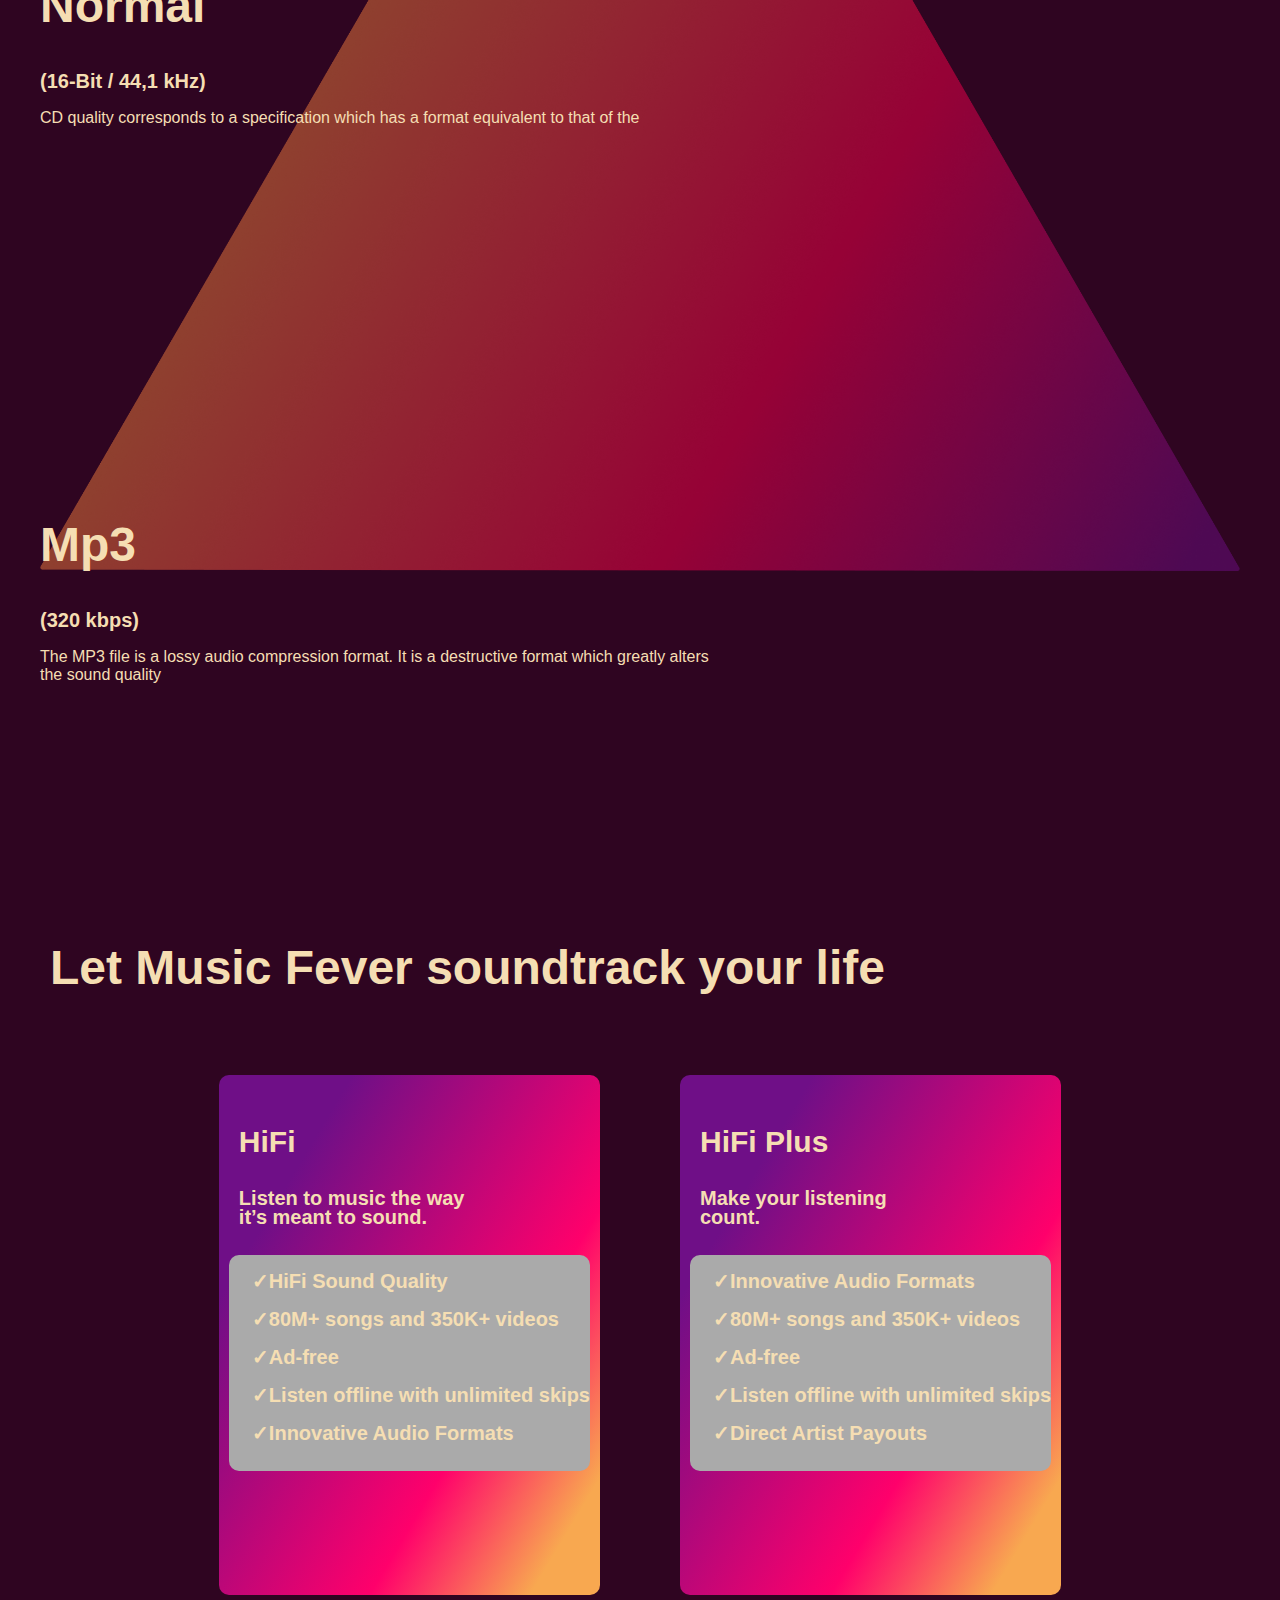
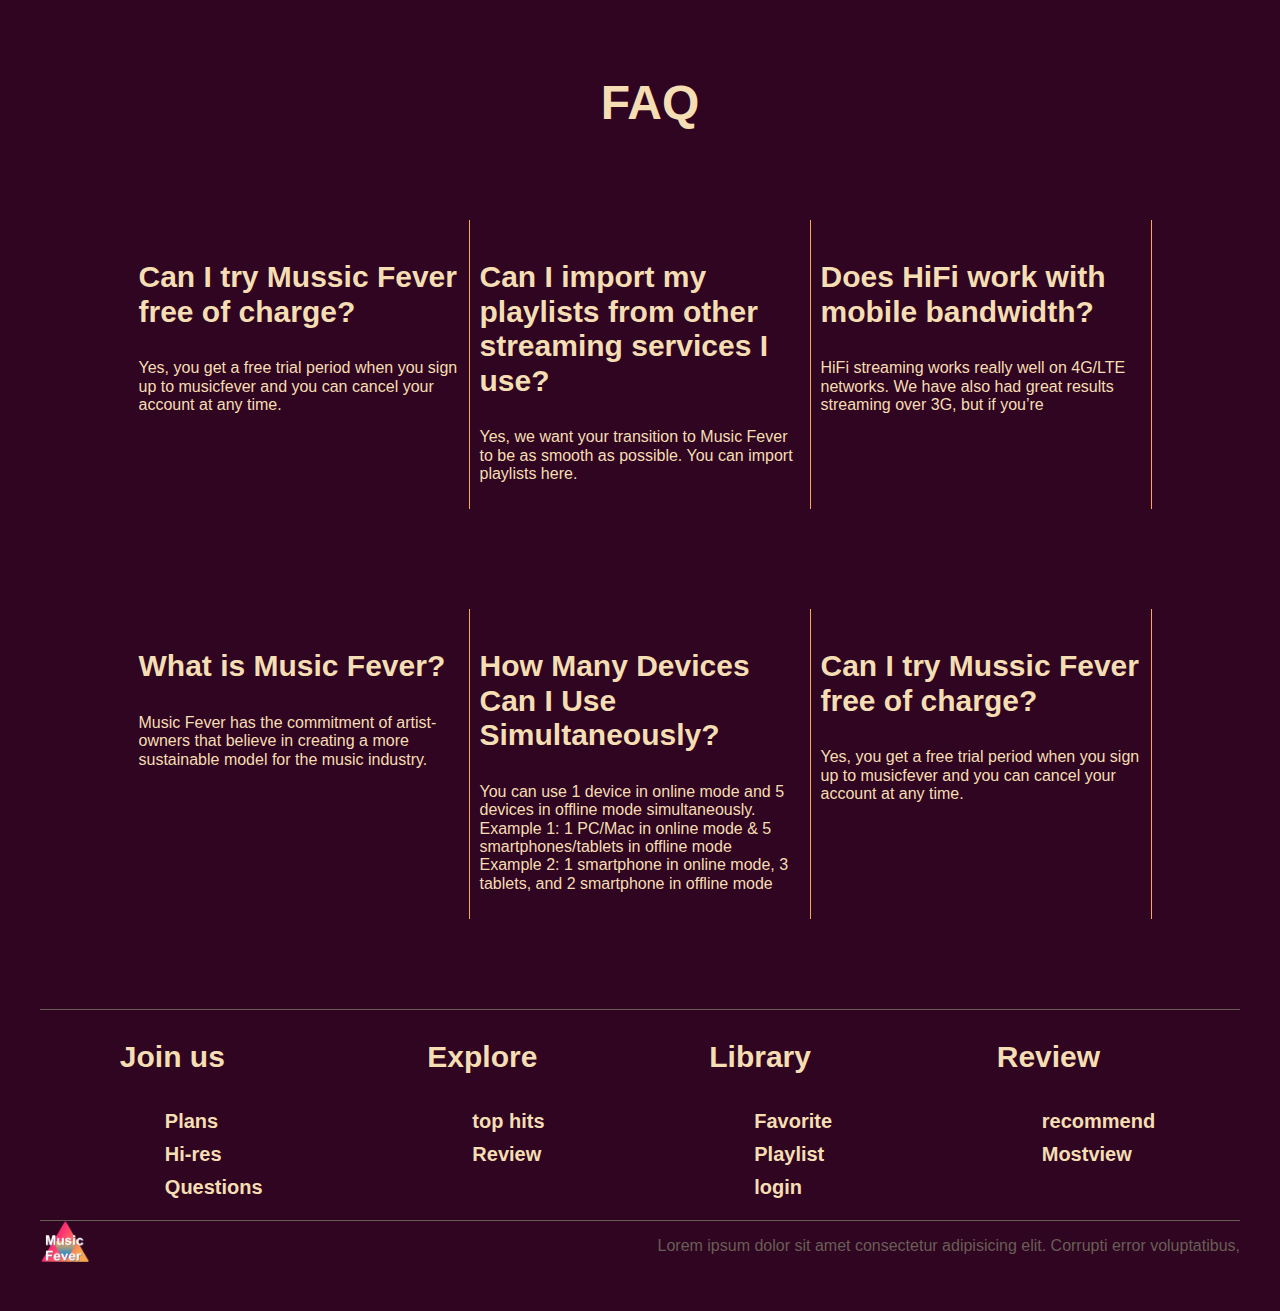
<file: Streaming.html>
<!DOCTYPE html>
<html lang="en">
<head>
    <meta charset="UTF-8">
    <meta http-equiv="X-UA-Compatible" content="IE=edge">
    <meta name="viewport" content="width=device-width, initial-scale=1.0">
    <title>Music Fever Streaming</title>
    <script src="js/jquery-3.6.0.js"></script>
    <link rel="stylesheet" href="css/normalize.css">
    <link rel="stylesheet" href="css/All.css">
    <link rel="stylesheet" href="css/navfooter.css">
    <link rel="stylesheet" href="css/Streaming.css">
    <script src="js/rwdmenu.js"></script>
    <script src="js/quality.js"></script>
</head>
<body>
    <div class="navbar">
        <div class="logo">
            <a href="index.html"><img src="pic/logo.png" alt=""></a>
        </div>
        <div class="hb" id="hb">
            <span></span>
            <span></span>
            <span></span>
        </div>
    </div>
    <nav class="navlist" id="navlist" value="close">
        <ul>
            <li><a href="Streaming.html">Join us</a> </li>
            <li> <a href="Explore.html">Explore</a> </li>
            <li><a href="review.html">Review</a></li>
            <li><a href="library.html">Library</a> </li> 
            <li><a href="">Log in</a> </li> 
        </ul>
    </nav>
    <!-- ================================================= -->
    <section class="intro">
        <div class="wraper">
            <div class="intro-word">
                <h1>Clearly the<br> best sound.</h1>
                <p>Trust your ears. With Music Fever, you can hear every single note of studio magic that so often gets lost outside of the recording booth.</p>
            </div>
            <div class="intro-pic">
                <img src="pic/boombox2.png" alt=""></div>
        </div> 
    </section>
    <!-- ====================================================== -->
    <div class="section-title">
        <h1>Best<br> Music Quality</h1> 
    </div>
    <section class="quality-content">  
        <div class="quality-container">  
            <div class="quality-item" id="quality-item-1">
                <h2>Hi-Res </h2>
                <p>(24-Bit / up to 192 kHz)</p>
                <p class='noneInphone'>Authenticated and unbroken, with the highest possible resolution
                as flawless as it sounded in </p>
                <div class="quality-item-pic none">
                    <img src="pic/soundwave1.png" alt="">
                </div> 
            </div>
            <div class="quality-item" id="quality-item-2">
                <h2>Normal  </h2>
                <span>(16-Bit / 44,1 kHz)</span>
                <p class='noneInphone'>CD quality corresponds to a specification which has a format equivalent to that of the</p>
                <div class="quality-item-pic none">
                    <img src="pic/soundwave2.png" > 
                </div> 
            </div>
            <div class="quality-item" id="quality-item-3">
                <h2>Mp3</h2>
                <span>(320 kbps)</span>
                <p class='noneInphone'>The MP3 file is a lossy audio compression format.
                It is a destructive format which greatly alters the sound quality</p>
                <div class="quality-item-pic none">
                    <img src="pic/soundwave3.png" > 
                </div> 
            </div>       
        </div>
        <div class="quality-item-pic noneInphone">
            <div class="sticky" id="sticky">
                <img id="pic3" src="pic/soundwave3.png">
                <img id="pic2" src="pic/soundwave2.png"> 
                <img id="pic1" src="pic/soundwave1.png"> 
            </div>
        </div>                         
    </section>

    <div class="section-title">
        <h2>Let Music Fever soundtrack your life</h2>
    </div>
    <section class="plans">       
        <div class="plans-container">
            <a href="Streaming.html">
                <div class="plans-item">
                    <div class="plans-item-title">
                        <h3>HiFi</h3>
                        <span>Listen to music the way <br>it’s meant to sound.</span>
                    </div>
                    <div class="plans-item-list">
                        <ul>
                            <li><span>HiFi Sound Quality</span></li>
                            <li>80M+ songs and 350K+ videos</li>
                            <li>Ad-free</li>
                            <li>Listen offline with unlimited skips</li>
                            <li>Innovative Audio Formats</li>
                        </ul>
                    </div>
                </div>
            </a>
            <a href="Streaming.html">
                <div class="plans-item">
                    <div class="plans-item-title">
                        <h3>HiFi Plus</h3>
                        <span>Make your listening <br>count.</span>
                    </div>
                    <div class="plans-item-list">
                        <ul>
                            <li>Innovative Audio Formats</li>
                            <li>80M+ songs and 350K+ videos</li>
                            <li>Ad-free</li>
                            <li>Listen offline with unlimited skips</li>
                            <li>Direct Artist Payouts</li>
                        </ul>
                    </div>
                </div>
            </a>
        </div>
    </section>
    <div class="section-title" style="text-align:center">
        <h2>FAQ</h2>
    </div>
    <section class="question">       
        <div class="question-container">
            <div class="question-item">
                <h3>Can I try Mussic Fever free of charge?</h3>
                <p>Yes, you get a free trial period when you sign up to musicfever and you can cancel your account at any time.</p>
            
            </div>
            <div class="question-item"> 
                <h3>Can I import my playlists from other streaming services I use?</h3>
                <p>Yes, we want your transition to Music Fever to be as smooth as possible. You can import playlists here.</p>
            </div>
            <div class="question-item">
                <h3>Does HiFi work with mobile bandwidth?</h3>
                <p>HiFi streaming works really well on 4G/LTE networks. We have also had great results streaming over 3G, but if you’re</p>    
            </div>
            <div class="question-item">
                <h3>What is Music Fever?</h3>
                <p>Music Fever has the commitment of artist-owners that believe in creating a more sustainable model for the music industry.</p>    
            </div>
            <div class="question-item">
                <h3>How Many Devices Can I Use Simultaneously?</h3>
                <p>You can use 1 device in online mode and 5 devices in offline mode simultaneously.
                <br> Example 1: 1 PC/Mac in online mode & 5 smartphones/tablets in offline mode
                <br>Example 2: 1 smartphone in online mode, 3 tablets, and 2 smartphone in offline mode</p>    
            </div>
            <div class="question-item">
                <h3>Can I try Mussic Fever free of charge?</h3>
                <p>Yes, you get a free trial period when you sign up to musicfever and you can cancel your account at any time.</p>    
            </div>
        </div>
    </section>
    <footer class="footer">
        <div class="footer-container">
            <div class="footer-item">
                <h3>Join us</h3>
                <ul>
                    <li><a href="Streaming.html"><span>Plans</span></a></li>
                    <li><a href="Streaming.html"><span>Hi-res</span></a></li>
                    <li><a href="Streaming.html"><span>Questions</span></a></li>
                </ul>
            </div>
            <div class="footer-item">
                <h3>Explore</h3>
                <ul>
                    <li><a href="Explore.html"><span>top hits</span></a></li>
                    <li><a href="Explore.html"><span>Review</span></a></li>
                </ul>
            </div>
            <div class="footer-item">
                <h3>Library</h3>
                <ul>
                    <li><a href="library.html"><span>Favorite</span></a></li>
                    <li><a href="library.html"><span>Playlist</span></a></li>
                    <li><a href="library.html"><span>login</span></a></li>
                </ul>
            </div>
            <div class="footer-item">   
                <h3>Review</h3>
                <ul>
                    <li><a href="review.html"><span>recommend</span></a></li>
                    <li><a href="review.html"><span>Mostview</span></a></li>
                </ul>
            </div>
        </div>
        <div class="footer-copyright">
            <div class="footer-logo">
                <img src="pic/logo.png" alt="">
            </div>
            <p style="color:#695e55">Lorem ipsum dolor sit amet consectetur adipisicing elit. Corrupti error voluptatibus, </p>
        </div>
    </footer>
</body>
</html>
</file>
<file: css/All.css>
body{
    top: 55px;
    background-color: #2f0521;
}
h1{
    color: wheat;
    font-size: 64px;
    font-weight: 700;
    font-family: Arial, Helvetica, sans-serif; 
}
h2{
    color: wheat;
    font-size: 48px;
    font-weight: 700;
    font-family: Arial, Helvetica, sans-serif; 
}
h3{
    color: wheat;
    font-size: 30px;
    font-weight: 700;
    font-family: Arial, Helvetica, sans-serif; 
}
p{
    color: wheat;
    font-size: 16px;
    font-weight: 500;
    font-family: Arial, Helvetica, sans-serif;
}
span{
    color: wheat;
    font-size: 20px;
    font-weight: 700;
    font-family: Arial, Helvetica, sans-serif;
    line-height: .8; 
}
img{
    width: 100%;
}
ul{
    list-style: none;
}
li{
    color: wheat;
    font-size: 20px;
    font-weight: 700;
    font-family: Arial, Helvetica, sans-serif;
}
a{
    text-decoration: none;
    color: wheat;
}
a:visited{
    color: wheat;
}
</file>
<file: css/navfooter.css>
.navbar{
    background-color: #695e55;
    width: 100%;
    position: sticky;
    top: 0;
    display: flex;
    justify-content: space-between;
    z-index: 50;
}
.hb{
    width: 40px;
    height: 40px;
    margin: 5px;
    position: relative;
}
.hb>span{
    content:"";
    position: absolute;
    width: 36px;
    height: 2px;
    background-color: wheat;
    left: 0;
    right: 0;
    margin: auto;
    display:block;
}
.hb span:first-child{
    top: 11px;
}
.hb span:nth-child(2){
    top: 0;
    bottom: 0;
}
.hb span:last-child{
    bottom: 11px;
} 
.logo{
    width: 50px;
    align-self: center;
    margin-left: 10px;
}
.logo>a{
    z-index: 51;
}
nav{
    position: fixed;
    width: 100%;
    background: linear-gradient(180deg, #000000 0%, rgba(196, 196, 196, 0) 300%);;
    backdrop-filter: blur(3px);
    display: none;
    justify-content: flex-end;
    z-index: 50;
}
 nav>ul>li{ 
    margin: 10px;
    padding-left: 10px;
    padding-right: 10px;
    border-radius: 5px;
    transition: .3s;
    }
/* ====================================================*/
.footer{
    margin: 20px;
    padding: 20px;
}  
.footer-copyright{
    border-top: #695e55 1px solid;
    display: flex;
    justify-content: center;
    flex-wrap: wrap;
    text-align: center;
}
.footer-logo{
    width: 50px;
    height: 50px;
}
.footer-container{
    border-top: #695e55 1px solid;
}

.footer-item>ul>li{
    padding: 5px;
    
}

@media screen and (min-width: 768px){
    nav{
        margin-right: 10px;
    }
    nav>ul{
        display: flex;
    }
}

@media screen and (min-width: 996px){
    .hb{
        display:none;
    }
    nav{
        position: fixed;
        top: -10px;
        right: 0%;
        width: 50%;
        background: none;
        backdrop-filter:none;
        display:flex;
        justify-content: flex-end;
    } 
    nav>ul>li:hover{
        background-color: #2f0521;
    }
    .footer-container{
        display: flex;
        justify-content: space-around;
    }  
    .footer-copyright{
        display: flex;
        justify-content: space-between;
        border-top: #695e55 1px solid;
        text-align: start;
    }
    .footer-logo{
        width: 50px;
        height: 50px;
    }
}
@media screen and (min-width: 1200px){
}
</file>
<file: css/index.css>
.trial{
    background-color: #f8a850;
    padding: 10px;
    border-radius: 6px;
    border:1px;
    text-decoration: none;
    text-align: center;
    font-family: Arial, Helvetica, sans-serif;
    font-weight: 700;
    font-size: 16px;
    width: 200px;
    margin-right: auto;
    margin-left: auto;
}
.para-container{ 
    position: relative;
}
.parapic{
    display: flex;
    justify-content: center;
}
#bg{
    display: flex;
    width: 100%;
}
.para-container-word{
    margin-right: auto;
    margin-left: auto;
    text-align: center;
    position: relative;
    bottom: 80px;
}
.para-container-word>h1{
    letter-spacing: -2px;
}
.para-container-word>p{
    font-size: 16px;
}
/* ====================================== */
.section-title{
    display: flex;
    justify-content: center;
}
.section-title-word{
    align-self: center;
    border-left: #bca6a9 1px solid;
    padding: 10px;
    margin: 10px;   
}
.section-title-word>span{
    font-size: 16px;   
}
/* ======================================= */
.explore-content{
    display: flex;
	flex-direction: row;
	flex-wrap: nowrap;
	height: auto;
	padding:  80px;
	margin:0 auto;
    overflow-x: scroll;
    overflow-y: hidden;
}
.explore-container{
    min-width: 100%;
	padding: 20px;
    margin: 10px;
    border-radius: 10px;
}
.explore-items>img{
    width: 50%;
}
.explore-items{
    background: linear-gradient(179.97deg, rgba(248, 168, 80, 0.8) 21.97%, rgba(255, 52, 113, 0.8) 69.42%, #6F0F87 110.4%);
    border-radius: 5px;
    padding: 10px;
    display: flex; 
    flex-wrap: wrap;
    justify-content: center;
}
.none{
    display: none;
}
/* ------------------------------------------- */
.artist-word{
    opacity: 1;
    transition: 1s;
}
.artist-content{
    padding: 20px;
}
.artist-pic{
    overflow: hidden; 
    display: flex;
    justify-content: center;
    position: relative;
}
.artist-pic>img{  
    width: 50%;  
}
#polypic{
    position: absolute;
    left: 0;
    clip-path: polygon(0% 25%,100% 50%,100% 100%,0% 100%);
    transition: 1s;
}
#polypic-2{
    position: absolute;
    right: 0;
    clip-path: polygon(0% 0%,100% 0%,100% 50%,0% 25%);
    transition: 1s;
}
/* -------------------------------------- */
.review-container{
    background-image: url(../pic/reviewbg.png);
}

/* --------------------------------- */
.main-container {
	display: flex;
	flex-direction: row;
	flex-wrap: nowrap;
	height: auto;
	padding:  80px;
	margin:0 auto;
	overflow-x: scroll;
	overflow-y: hidden;
	border-right: 5px solid wheat;
	cursor: grab;
}
.explore-content::-webkit-scrollbar {
	height: 10px;
}
.explore-content::-webkit-scrollbar-track {
	background: black;
}
.explore-content::-webkit-scrollbar-thumb {
	background-color: orange;
}
.main-container::-webkit-scrollbar {
	height: 10px;
}
.main-container::-webkit-scrollbar-track {
	background: black;
}
.main-container::-webkit-scrollbar-thumb {
	background-color: orange;
}
.main-container {
  scrollbar-width: thin;
  scrollbar-color: orange white;
 
}
.tabimg1{
    background-image: url(../pic/singer16.jpg);
    background-position:center;
    background-size: cover;
    background-repeat: no-repeat;
}
.tabimg2{
    background-image: url(../pic/singer10.jpg);
    background-position:center;
    background-size: cover;
    background-repeat: no-repeat;
}
.tabimg3{
    background-image: url(../pic/singer11.jpg);
    background-position:center;
    background-size: cover;
    background-repeat: no-repeat;
}
.tabimg4{
    background-image: url(../pic/singer15.jpg);
    background-position:center;
    background-size: cover;
    background-repeat: no-repeat;
}
.tabimg5{
    background-image: url(../pic/singer7.jpg);
    background-position:center;
    background-size: cover;
    background-repeat: no-repeat;
}
.main-container_tab {
    width: 100%;
	height: 300px;
	padding: 20px;
    margin: 10px;
	border-radius: 10px;
	transition: all .5s ease-in-out;
	display: flex;
	flex-direction: column;
	flex-wrap: nowrap;
	justify-content: space-between;
	cursor: grab;
}
.main-container_tab {
	
	transform-origin: 100%;
	box-shadow: -5px 0 20px 0 rgba(0, 0, 0, 0.2);
}
.main-container_tab:hover {
	transform: rotate(5deg) translateX(-120px);
}
.main-container_tab_date span {
	opacity: .8;
	font-weight: 500
}
.main-container_tab_title>a {
	font-family: 'Open Sans', sans-serif;
	font-weight: 700;
	color: orange;
	margin: 0;
}
.main-container_tab_photoauthor {
	display: flex;
	flex-direction: row;
	flex-wrap: nowrap;
	align-items: center;
}
.main-container_tab_author {
	margin-left: 20px;
	font-family: 'Roboto Mono', monospace;
	color: white;
	font-size: .8rem
}
#next{
    display: none;
}

/* ----------------------------------------------------------- */
@media screen and (min-width: 768px){
    
    .main-container_tab {
		min-width: 50%;
	}
    .explore-container{
        min-width: 50%;
    }
    .para-container-word{
        position: absolute;
        top: 25%;
        left: 45%;
    } 
    .explore-container{
        justify-content: center;
        padding: 20px;
        width: 40%;
    }
    /* --------------- */
    .none{
        display: inline-block;
    }
    .artist-item{
        width: 50%;
        margin-right: auto;
        margin-left: auto;
    }
 }
 @media screen and (min-width: 996px){
    
    #bg{
        display: none;
    }#next{
        display: inline-block;
        position: absolute;
        left: 75%;
        top: 45%;
        border: none;
        background-color: #2f0521;
    }
    .next-button{
        width: 100px;
        height: 100px;
        background-color: #f8a850;
        cursor: pointer;
        clip-path: polygon(0% 0%, 100% 50%, 0% 100%);
        transition: 0.5s;
    }
    .next-button:hover{
       transform: scale(1.2);
    }
    .para-container{ 
        display: flex;
        position: relative;
        background: linear-gradient(179.97deg, #F8A850 21.97%, #951B40 45.25%, #6F0F87 99.51%);
    } 
    .parapic{
        width: 100%;
        height: 1000px;
    }
    #pic4{
        padding: 0;
        width: 100%;
        height: 1000px;
        background-image: url(../pic/parallex1.png);
        background-size: cover;
        background-position: bottom;
        background-repeat: no-repeat;
        position: absolute ;
        bottom: 0;
     }
     #pic3{
        padding: 0;
        width: 100%;
        height: 1000px;
        background-image: url(../pic/parallex3.png);
        background-size: contain;
        background-position: bottom;
        background-repeat: no-repeat;
        position: absolute ;
        bottom: 0;
     }
     #pic2-1{
        padding: 0;
        width: 100%;
        height: 1000px;
        background-image: url(../pic/parallex2-1.png);
        background-size: contain;
        background-position:right;
        background-repeat: no-repeat;
        position: absolute ;
        top: 0;
     }
     #pic2{
        padding: 0;
        width: 100%;
        height: 1000px;
        background-image: url(../pic/parallex6.png);
        background-size: contain;
        background-position: bottom;
        background-repeat: repeat-x;
        position: absolute ;
        top: 0;
     }
     #pic2-2{
        padding: 0;
        width: 100%;
        height: 1000px;
        background-image: url(../pic/parallex4.png);
        background-size: contain;
        background-position: bottom;
        background-repeat: repeat-x;
        position: absolute ;
        top: 0;
     }
     #pic1{
        padding: 0;
        width: 100%;
        height: 1000px;
        background-image: url(../pic/parallex5.png);
        background-size: contain;
        background-position: bottom;
        background-repeat: repeat-x;
        position: absolute ;
        bottom: 0;
     }
     #pic{
        padding: 0;
        width: 100%;
        height: 1000px;
        background-image: url(../pic/parallex9.png);
        background-size: contain;
        background-position: bottom;
        background-repeat: no-repeat;
        position: absolute ;
        bottom: 0;
     }
    .img1{
        width: 100%;
        display: flex;
    } 
   
    .container-word>h1{
       font-size: 60px;
    }  
    .explore-container{      
        justify-content: center;
        padding: 20px;
        width: 20%;
    }
    .review-container{
        display: flex;
        justify-content: center;  
        padding-top: 100px;
        padding-bottom: 100px;
    }
    .review{   
        padding: 60px;   
    }
    section{
        /* margin-top: 50px; */
        margin-bottom: 50px;
    }
    .empty{
        background-color: #2f0521;
        display: block;
        position: relative;
        bottom: 2px;
        z-index: 30;
    }
    .main-container_tab {
		min-width: 30%;
	}
    .explore-container{
        min-width: 30%;
    }
 }
 @media screen and (min-width: 1200px){  
    .img1{
        width: 100%;
        display: flex;
    }
    .section-title{
        display: flex;
        width: 50%;
    } 
    .explore-content{
         display: flex;
    }
    .explore-content{
        display: flex;
        flex-direction: row;
        flex-wrap: nowrap;
        width: 80%;
        height: auto;
        padding:  80px;
        margin:0 auto;
        overflow-x: scroll;
        overflow-y: hidden;
        scrollbar-width: thin;
        scrollbar-color: orange white;
    }
    .explore-items{
        border-radius: 5px;
        padding: 10px;
        display: flex; 
        flex-wrap: wrap;
        justify-content: center;
    }
    .empty{
        background-color: #2f0521;
        display: block;
        position: relative;
        bottom: 2px;
        z-index: 30;
    }
    .main-container_tab {
		min-width: 20%;
	}
    .explore-container{
        min-width: 20%;
    }
    .artist-content{
        display: flex;
    }
 }
</file>
<file: css/Explore.css>
.Explore-title{
    text-align: center;
    border-bottom: wheat solid 1px;
}
.songChange{ 
    display: none;
}
/* .song-container{
     border-radius: 5px;
    margin: 10px;
    padding: 10px; 
}*/
.song-container-color1{
    background: linear-gradient(359.33deg, #F8A850 -16.71%, #1067a5 28.57%, #A56EB9 120.71%);
}
.song-container-color2{
    background: linear-gradient(359.33deg, #F8A850 -16.71%, #3D6D8F 28.57%, #B96E6E 120.71%);
}
.song-container-color3{
    background: linear-gradient(359.33deg, #F8A850 -16.71%, #3D6D8F 28.57%, #A56EB9 120.71%);
}
.song-container-color4{
    background: linear-gradient(359.33deg, #F8A850 -16.71%, #3D6D8F 28.57%, #B96E6E 120.71%);
}
.song-item{
    width: 80%;
    margin-right: auto;
    margin-left: auto;
    text-align: center;
}
.singer-container{
    display: none;
}
.line{
    height: 100%;
    background-color: #f8a850;
    width: 5px;
    margin:0 10px;
}
@media screen and (min-width: 768px){ 
    .music-news{
        display: inline-block;
    }
}
@media screen and (min-width: 996px){  
    .song-rwd{
        display:none;
    }
    .songChange{
        height: 1000px;
        display: flex;
        justify-content: center;
        align-items: center; 
    }

    .singer-container{
        width: 49%;
        height: 100%;
        display: flex;
        flex-direction: column;
    }
    .song-container{
        width: 49%;
        height: 100%;
    }
    #hovertop_1,#hovertop_2{
        height: 40%;
        /* background-color: #aaa; */
        border-bottom: 1px wheat solid;
        cursor: none;
    }
    #hoverbottom_1,#hoverbottom_2{
        border-top: 1px wheat solid;
        height: 40%;
        cursor: none;
    }
    .songgroup{
        width: 400px;
        height: 20%;
        overflow: hidden;
    }
    .singergroup{
        width: 400px;
        height: 20%;
        align-self: flex-end;
        overflow: hidden;
    }
    .singer{
        width: 400px;
        height: 100%;
        display: flex;
        justify-content: end;
        align-items: center;
        position: relative;
        bottom: 200px;
    }
    .song{
        width: 400px;
        height: 100%;
        display: flex;
        align-items: center;
        position: relative;
        bottom: 200px;
    }
    .song p,.singer p{
        font: 50px bold Arial, Helvetica, sans-serif;
        margin: 0;
        transition: 0.4s;
    }
    .cursor{ 
        width: 100px;
        height: 100px;
        background-color: #bca6a9;
        position: absolute;
        pointer-events: none;  
        /* animation: cursorAnim 1s infinite alternate; */
    } 
    .pointUp{
        clip-path: polygon(50% 0%,100% 100%,0% 100%);
        animation: cursorAnimUP 1s infinite alternate;
    }
    .pointDown{
        clip-path: polygon(0% 0%,100% 0%,50% 100%);
        animation: cursorAnimDOWN 1s infinite alternate;
    }
    .clickani{
       
        animation: clickani .5s forwards;
    }
}
@media screen and (min-width: 1200px){
   
}
@keyframes cursorAnimUP {
    from {
        transform: translate3d(0,0px,0px);
        opacity: 0.8;
    }
    to {  
        transform:  translate3d(0,-50px,0px); 
    }
}
@keyframes cursorAnimDOWN {
    from {
        transform: translate3d(0,0px,0px); 
        opacity: 0.8;
    }
    to {     
        transform:  translate3d(0,50px,0px);
    }
}
@keyframes clickani {
   0% {
        transform: scale(1);
        opacity: 0.1;
    }
    25%{
        transform: scale(0.5);
        opacity: 0.5;
    }
    50% {
        transform: scale(1.2);
        background-color: #f8a850;
        opacity: 0.8;
    }
    100%{
        background-color: #bca6a9;
        transform: scale(1);
        opacity: 1;
    }
}
</file>
<file: css/library.css>
.library-title{
    text-align: center;
    border-bottom: wheat solid 1px;
}
.library{
    width: 85%;
    margin-right: auto;
    margin-left: auto;
    display: flex;
}
.library-menu{
    display: none;
}
.library-menu>ol>li>span{
    font-size: 16px;
}
.library-music{
    display: flex;
    justify-content: space-around;
    align-items: center;
    margin: 0 auto;
    padding: 20px;
    flex-wrap: wrap;
}
.music-item{
    width: 100%;
    display: flex;
    justify-content: center;
    position: relative;
    padding: 20px 0px;
}
.music-info{
    height: 350px;
    width: 300px;
    padding: 10px;
    border-radius: 10px;
    transition: 1s;
    position: absolute;
    top: 0;
    left: 0;
    z-index: 5;
}
.playbutton{
    width: 50px;
    height: 50px;
    background-color: #f8a850;
    clip-path: polygon(0% 0%, 100% 50%, 0% 100%);
    position: absolute;
    left: 40%;
    top: 50%;
    z-index: 5;
    transition: .5s;
    opacity: 0;
}
.music-info h2{
    transition: .5s;
    opacity: 0;
}
.music-info-song{
    position: absolute;
    bottom: 5%;
    right: 0;
    transition: .5s;
    opacity: 0;
}
.music-card{
    height: 350px;
    width: 300px;
    border-radius: 10px;
    transition: background 0.8s;
    overflow: hidden;
    box-shadow: 0 70px 63px -60px #000000;
    position: relative;
}
.card0{
    background: url('../pic/album03.jpg') center center no-repeat;
    background-size: 300px;
}
.music-info:hover +.card0{
    background: url('../pic/album03.jpg') left center no-repeat;
    background-size: 600px;
    filter: blur(3px);
}
.card1{
    background: url('../pic/singer10.jpg') center center no-repeat;
    background-size: 300px;
}
.music-info:hover +.card1{
    background: url('../pic/singer10.jpg') left center no-repeat;
    background-size: 600px;
    filter: blur(3px);
}
.card2{
    background: url('../pic/album07.jpg') center center no-repeat;
    background-size: 300px;
}
.music-info:hover +.card2{
    background: url('../pic/album07.jpg') left center no-repeat;
    background-size: 600px;
    filter: blur(3px);
}
.card3{
    background: url('../pic/album04.jpg') center center no-repeat;
    background-size: 300px;
}
.music-info:hover +.card3{
    background: url('../pic/album04.jpg') left center no-repeat;
    background-size: 600px;
    filter: blur(3px);
}
.music-info:hover {
    border: wheat solid 1px;
}
.music-info:hover  h2{
    opacity: 1;
}
.music-info:hover  div{
    opacity: 1;
}
@media screen and (min-width: 768px){
    .music-item{
        width: 75%; 
    }
}
@media screen and (min-width: 996px){
   .library-menu{
       display: inline-block;
       width: 20%;
   }
   .library-music{
       width: 80%;
   }
    .music-item{
        width: 50%;
    }
}
@media screen and (min-width: 1200px){
    .music-item{
        width: 30%; 
    }
}
</file>
<file: css/Play.css>
.music{
    text-align: center;
}
.play{
    width: 50%;
    margin-right: auto;
    margin-left: auto;
    padding: 50px 0px;
}
.playbar{
    display:flex;
    justify-content: space-around;
    padding: 20px 0px;
}
.playbutton{
    width: 50px;
    height: 50px;
    background-color: #f8a850;
    clip-path: polygon(0% 0%, 100% 50%, 0% 100%);
}
.play-prev{
    width: 50px;
    height: 50px;
    background-color: #f8a850;
    clip-path: polygon(40% 50%, 100% 0%, 100% 10%, 50% 50%, 100% 90%,  100% 100%);
}
.play-next{   
    width: 50px;
    height: 50px;
    background-color: #f8a850;
    clip-path: polygon(0% 0%, 50% 50%, 0% 100%, 0% 90%, 40% 50%, 0% 10%);
}
.music span{
    text-align: center;
}
.musiccontent{
    padding: 10px 20px;
}
.playlist ol{
    list-style-type: none;
	padding: 20px 36px;
	font-weight: 500;
    background-color: #695e55;
    margin: 20px;
    border-radius: 5px;
}
.playlist>ol>li{
    padding: 20px 0px;
    display: flex;
    justify-content: space-between;
    align-items: center;
    border-bottom: wheat solid 1px;

}

@media screen and (min-width: 768px){

}
@media screen and (min-width: 996px){
.music{
    display: flex;
    flex-direction: column;
    width: 90%;
    margin-right: auto;
    margin-left: auto; 
    position: relative;    
}
.playsong>p{
    font-size: 60px;
}
.musiccontent{
    text-align: center;
    padding: 20px;
}
.musiccontent>p{
    max-width: 800px; 
    margin-right: auto;
    margin-left: auto;
}
.playlist{
   display: flex;
   justify-content: center;
}
ol{
    width: 80%;
}
.play{
    width: 30%;
    padding: 20px;
}
}
@media screen and (min-width: 1200px){
   
}
</file>
<file: css/review.css>
.artical{
    padding-top: 20px;
} 
.artical>h2{
    display: none;
    text-align: left;    
}
.artical-pic{
    width: 50%;
    margin-right: auto;
    margin-left: auto;
    }
    
.artical-word{
    width: 60%;
    margin-left: auto;
    margin-right: auto;
    margin-bottom: 10%;
    
}
/* ==================================== */

.item{
    margin: 20px auto;
    position: relative;
    overflow: hidden;
    width: 50%;
}
.item>img{
    vertical-align: top;
    transition: 1s;
}
.hover{
   display: inline-block;

}
.hover h2{
    border-top: wheat 1px solid;
    opacity: 1;
}
.hover p{
    border-bottom: wheat 1px solid;
    opacity: 1;
}
.item:hover img{
   filter: blur(3px);
}
.item:hover .hover{
    right: 0%;
}
.card{
    margin-right: auto;
    margin-left: auto; 
    width: 100%;
    position: relative;
}

.relatedtitle{
    width: 80%;
    margin: auto;
    border-bottom: wheat solid 1px;
}
.related{
   display: flex;
}  
.menu{
    display: none;
    width: 25%;
    
    position: relative;
}
.menuitems{
    width: 50%;
    display: inline-block;
    /* flex-direction: column; */
    position: sticky;
    top: 100px;
}
.menu>img{
    width: 100%;
}
@media screen and (min-width: 768px){

}
@media screen and (min-width: 996px){
    .artical{
        padding-top: 20px;
        display: flex;
        justify-content: center;
    } 
    .artical>h2{
        display: inline-block;
        text-align: right;        
    }
    .artical-pic{
        width: 20%;
        overflow: hidden;
        margin-right: 0;
        margin-left: 0;
        align-self: center;
        }
    .menu{
        display: inline-block;
        width: 25%;
        
        position: relative;
    }
    .hover{
        position: absolute;
        background-color: #2f0521;
        width: 100%;
        height: 100%;
        right: 100%;
        opacity: 0.8;
        transition: 0.5s;
        z-index: 5;
    }
}
@media screen and (min-width: 1200px){
   
}
</file>
<file: css/Streaming.css>
.section-title{
    max-width: 1200px;
    margin-right: auto;
    margin-left: auto;
    padding-left: 20px;
}
.intro{
    display: flex;
    justify-content: center;
    padding-top: 100px;
    padding-bottom: 100px;
}
.wraper{
    display: flex;
    justify-content: center;
    max-width: 1000px;
    width: 100%;
    margin-right: auto;
    margin-left: auto;
    background-image: url(../pic/boombox2.png);
    background-position: right;
    background-size: contain;
    background-repeat: no-repeat;
}
.intro-word{
    max-width: 600px;
    width: 100%;
    display: flex;
    flex-direction: column;
    justify-content: center;
    padding: 10px;
}
.intro-pic{
    display: none;
   }
/* ======================================== */
.quality-item{
    padding: 10px;
    text-align: center;
}
.quality-item-pic{
    width: 50%;
    display: flex;
    flex-direction: column;
    align-content: center;
    margin-right: auto;
    margin-left: auto;
}
.sticky{
    height: 381px;
    position: sticky;
    top:200px;
}
.sticky>img{
    width: 75%;
    margin-right: auto;
    margin-left: auto;
    position: absolute;
    
}
.noneInphone{
    display:none;
}
/* =========================================== */
.plans-item{
    margin: 40px;
    padding: 10px;
    height : 500px;
    background: linear-gradient(300.86deg, #F8A850 10.08%, #FF006B 33.37%, #6F0F87 80.76%);
    border-radius: 10px;
}
.plans-item-title{
    padding: 10px;
}
.plans-item-list{
    background-color: #aaa;
    border-radius: 10px;
    padding-bottom: 10px;
}
.plans-item-list ul{
    list-style-type: '\2713';
}
.plans-item-list ul li{
    padding-top: 15px;
}
.question-container{
    display: flex;
    flex-wrap: wrap;
    justify-content: center;
  
}
.question-item{
    width: 80%;
    margin: 50px 0px;
    padding: 10px;
    border-right: #F8A850 solid 1px;
}

/* ---------------------------------------------------------- */
@media screen and (min-width: 768px){
    .intro-pic{
        display:block;
    }
    .wraper{
    background-image: none;
    }
    .plans-container{
        display: flex;
        justify-content: center;
    }
}
/* ---------------------------------------------------------- */
 @media screen and (min-width: 996px){
    .noneInphone{
        display: flex;
    }
    .none{
        display:none;
    }
/* ================================= */
    .quality-content{ 
        background-image: url(../pic/explorebg.png);
        background-size: contain;
        background-position: center;
        background-repeat: no-repeat;
        display: flex;
        justify-content: center; 
        max-width: 1200px;
        height: 1500px;
        margin-right: auto;
        margin-left: auto;
        padding: 100px 0px;     
    }
    .quality-container{
        display: flex;
        flex-direction: column;
        justify-content: space-between;
    }
    .quality-item{      
        text-align: left;
        padding: 100px 0px;
    } 
    .question-item{
        width: 33%;
    }
}
 
 /* ---------------------------------------------------------- */
 @media screen and (min-width: 1200px){
    .question-item{
        width: 25%;
    }
 }
</file>
